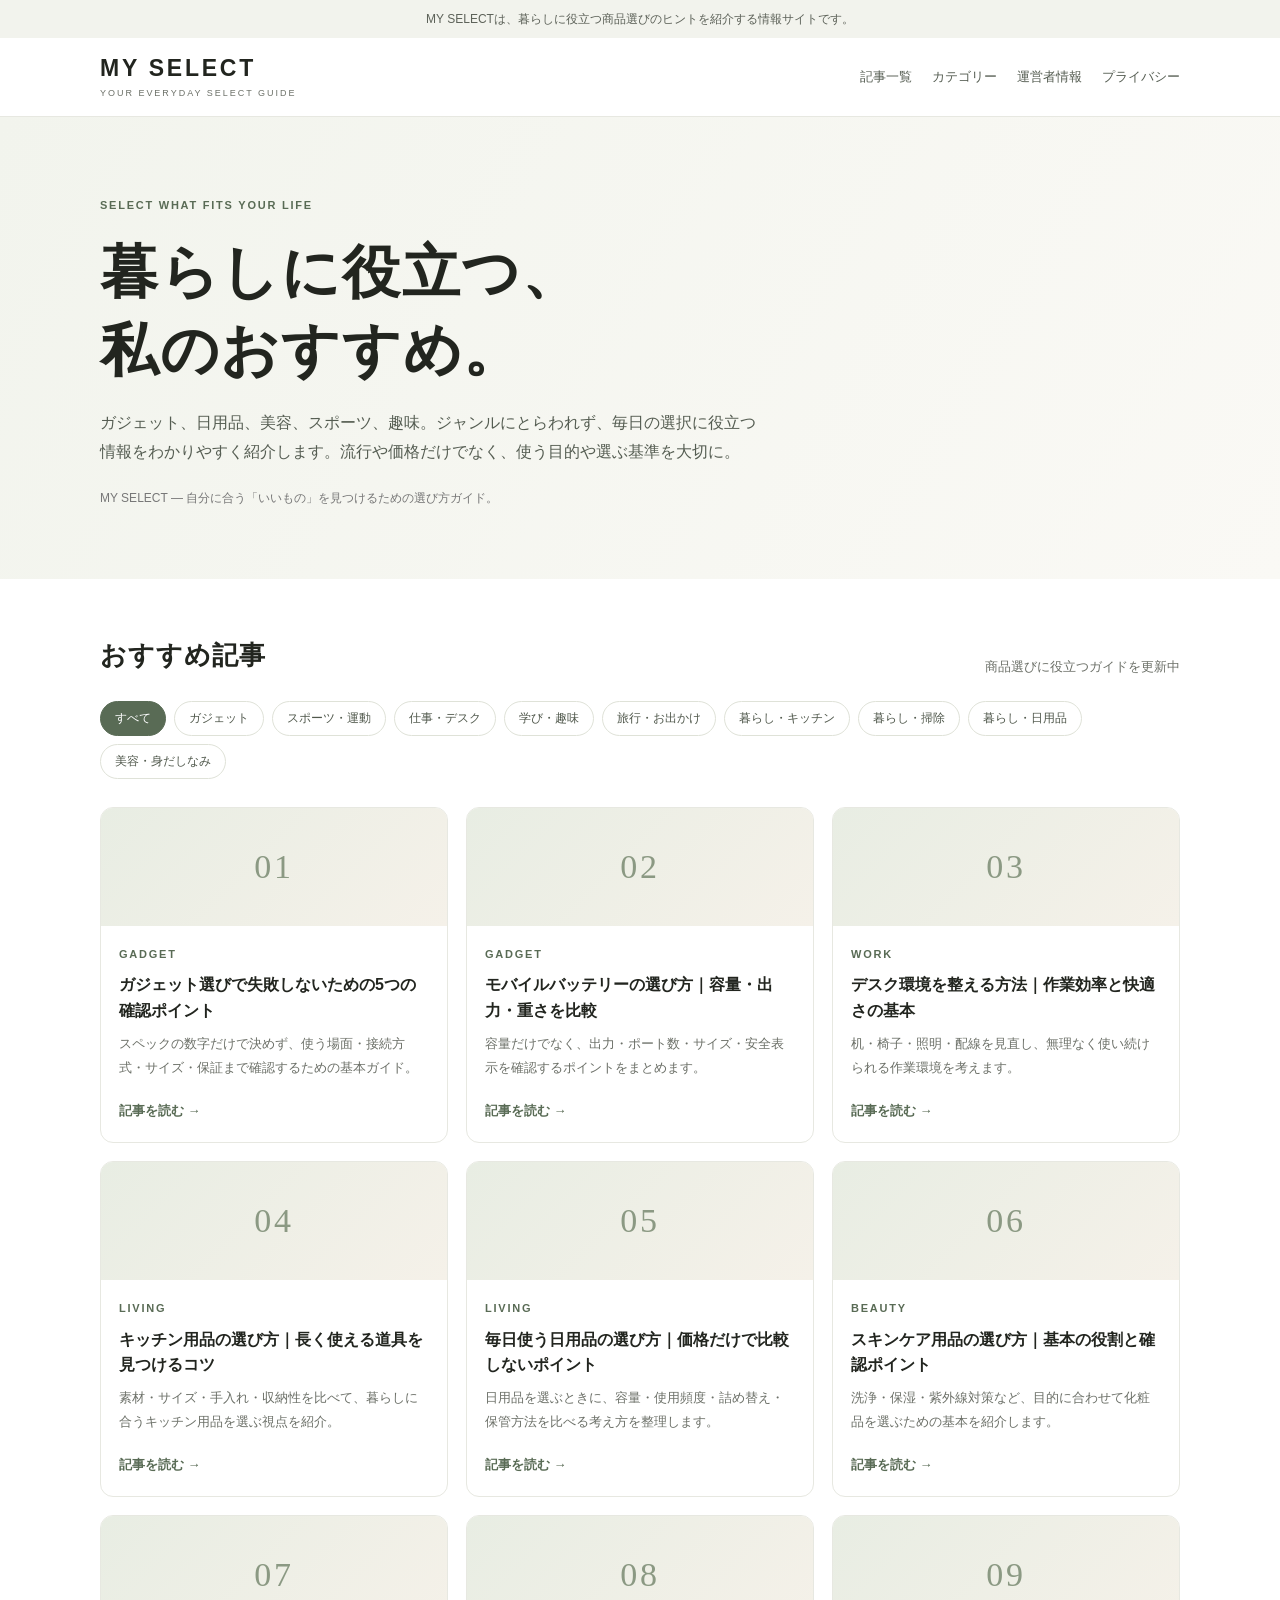
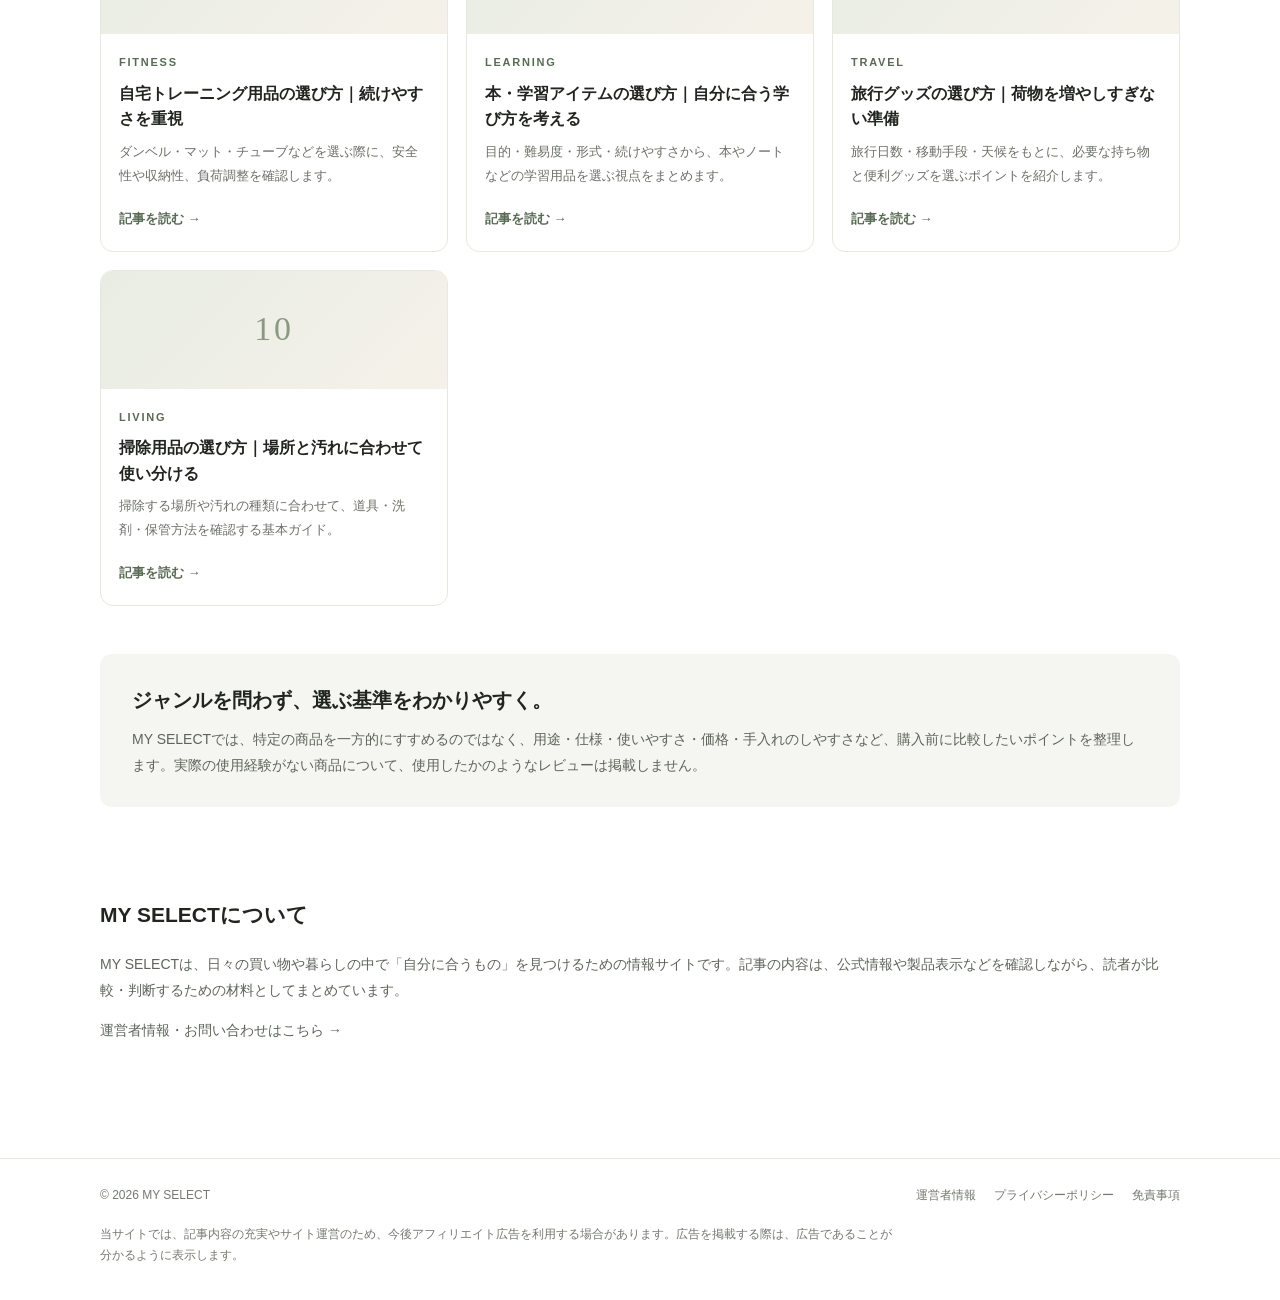
<file: index.html>
<!doctype html><html lang="ja"><head><meta charset="utf-8"><meta name="viewport" content="width=device-width, initial-scale=1"><meta name="description" content="MY SELECTは、ガジェット・暮らし・美容・運動・学びなど、幅広いジャンルの商品選びのヒントを紹介するサイトです。"><meta name="robots" content="index,follow"><title>MY SELECT｜暮らしに役立つ、私のおすすめ。</title><link rel="stylesheet" href="style.css"></head><body><div class="topnote">MY SELECTは、暮らしに役立つ商品選びのヒントを紹介する情報サイトです。</div><header><div class="container head"><a class="brand" href="index.html">MY SELECT<small>YOUR EVERYDAY SELECT GUIDE</small></a><nav><a href="index.html#articles">記事一覧</a><a href="index.html#categories">カテゴリー</a><a href="about.html">運営者情報</a><a href="privacy.html">プライバシー</a></nav></div></header><section class="hero"><div class="container hero-inner"><div class="kicker">SELECT WHAT FITS YOUR LIFE</div><h1>暮らしに役立つ、<br>私のおすすめ。</h1><p>ガジェット、日用品、美容、スポーツ、趣味。ジャンルにとらわれず、毎日の選択に役立つ情報をわかりやすく紹介します。流行や価格だけでなく、使う目的や選ぶ基準を大切に。</p><div class="hero-note">MY SELECT — 自分に合う「いいもの」を見つけるための選び方ガイド。</div></div></section><main class="container"><section id="articles"><div class="section-title"><h2>おすすめ記事</h2><p>商品選びに役立つガイドを更新中</p></div><div class="filters"><button class="filter active" data-filter="all">すべて</button><button class="filter" data-filter="ガジェット">ガジェット</button><button class="filter" data-filter="スポーツ・運動">スポーツ・運動</button><button class="filter" data-filter="仕事・デスク">仕事・デスク</button><button class="filter" data-filter="学び・趣味">学び・趣味</button><button class="filter" data-filter="旅行・お出かけ">旅行・お出かけ</button><button class="filter" data-filter="暮らし・キッチン">暮らし・キッチン</button><button class="filter" data-filter="暮らし・掃除">暮らし・掃除</button><button class="filter" data-filter="暮らし・日用品">暮らし・日用品</button><button class="filter" data-filter="美容・身だしなみ">美容・身だしなみ</button></div><div class="grid"><article class="card" data-category="ガジェット"><div class="art"><span>01</span></div><div class="card-content"><div class="category">GADGET</div><h3>ガジェット選びで失敗しないための5つの確認ポイント</h3><p>スペックの数字だけで決めず、使う場面・接続方式・サイズ・保証まで確認するための基本ガイド。</p><a class="read" href="guide-gadget.html">記事を読む →</a></div></article><article class="card" data-category="ガジェット"><div class="art"><span>02</span></div><div class="card-content"><div class="category">GADGET</div><h3>モバイルバッテリーの選び方｜容量・出力・重さを比較</h3><p>容量だけでなく、出力・ポート数・サイズ・安全表示を確認するポイントをまとめます。</p><a class="read" href="guide-powerbank.html">記事を読む →</a></div></article><article class="card" data-category="仕事・デスク"><div class="art"><span>03</span></div><div class="card-content"><div class="category">WORK</div><h3>デスク環境を整える方法｜作業効率と快適さの基本</h3><p>机・椅子・照明・配線を見直し、無理なく使い続けられる作業環境を考えます。</p><a class="read" href="guide-desk.html">記事を読む →</a></div></article><article class="card" data-category="暮らし・キッチン"><div class="art"><span>04</span></div><div class="card-content"><div class="category">LIVING</div><h3>キッチン用品の選び方｜長く使える道具を見つけるコツ</h3><p>素材・サイズ・手入れ・収納性を比べて、暮らしに合うキッチン用品を選ぶ視点を紹介。</p><a class="read" href="guide-kitchen.html">記事を読む →</a></div></article><article class="card" data-category="暮らし・日用品"><div class="art"><span>05</span></div><div class="card-content"><div class="category">LIVING</div><h3>毎日使う日用品の選び方｜価格だけで比較しないポイント</h3><p>日用品を選ぶときに、容量・使用頻度・詰め替え・保管方法を比べる考え方を整理します。</p><a class="read" href="guide-laundry.html">記事を読む →</a></div></article><article class="card" data-category="美容・身だしなみ"><div class="art"><span>06</span></div><div class="card-content"><div class="category">BEAUTY</div><h3>スキンケア用品の選び方｜基本の役割と確認ポイント</h3><p>洗浄・保湿・紫外線対策など、目的に合わせて化粧品を選ぶための基本を紹介します。</p><a class="read" href="guide-skincare.html">記事を読む →</a></div></article><article class="card" data-category="スポーツ・運動"><div class="art"><span>07</span></div><div class="card-content"><div class="category">FITNESS</div><h3>自宅トレーニング用品の選び方｜続けやすさを重視</h3><p>ダンベル・マット・チューブなどを選ぶ際に、安全性や収納性、負荷調整を確認します。</p><a class="read" href="guide-fitness.html">記事を読む →</a></div></article><article class="card" data-category="学び・趣味"><div class="art"><span>08</span></div><div class="card-content"><div class="category">LEARNING</div><h3>本・学習アイテムの選び方｜自分に合う学び方を考える</h3><p>目的・難易度・形式・続けやすさから、本やノートなどの学習用品を選ぶ視点をまとめます。</p><a class="read" href="guide-books.html">記事を読む →</a></div></article><article class="card" data-category="旅行・お出かけ"><div class="art"><span>09</span></div><div class="card-content"><div class="category">TRAVEL</div><h3>旅行グッズの選び方｜荷物を増やしすぎない準備</h3><p>旅行日数・移動手段・天候をもとに、必要な持ち物と便利グッズを選ぶポイントを紹介します。</p><a class="read" href="guide-travel.html">記事を読む →</a></div></article><article class="card" data-category="暮らし・掃除"><div class="art"><span>10</span></div><div class="card-content"><div class="category">LIVING</div><h3>掃除用品の選び方｜場所と汚れに合わせて使い分ける</h3><p>掃除する場所や汚れの種類に合わせて、道具・洗剤・保管方法を確認する基本ガイド。</p><a class="read" href="guide-cleaning.html">記事を読む →</a></div></article></div></section><section class="callout" id="categories"><h2>ジャンルを問わず、選ぶ基準をわかりやすく。</h2><p>MY SELECTでは、特定の商品を一方的にすすめるのではなく、用途・仕様・使いやすさ・価格・手入れのしやすさなど、購入前に比較したいポイントを整理します。実際の使用経験がない商品について、使用したかのようなレビューは掲載しません。</p></section><section class="about"><h2>MY SELECTについて</h2><p>MY SELECTは、日々の買い物や暮らしの中で「自分に合うもの」を見つけるための情報サイトです。記事の内容は、公式情報や製品表示などを確認しながら、読者が比較・判断するための材料としてまとめています。</p><p><a href="about.html">運営者情報・お問い合わせはこちら →</a></p></section></main><footer><div class="container"><div class="foot"><div>© 2026 MY SELECT</div><div class="foot-links"><a href="about.html">運営者情報</a><a href="privacy.html">プライバシーポリシー</a><a href="disclaimer.html">免責事項</a></div></div><div class="disclosure">当サイトでは、記事内容の充実やサイト運営のため、今後アフィリエイト広告を利用する場合があります。広告を掲載する際は、広告であることが分かるように表示します。</div></div></footer><script>document.querySelectorAll('.filter').forEach(button=>button.addEventListener('click',()=>{document.querySelectorAll('.filter').forEach(b=>b.classList.remove('active'));button.classList.add('active');const f=button.dataset.filter;document.querySelectorAll('.card').forEach(card=>card.hidden=!(f==='all'||card.dataset.category===f));}));</script></body></html>
</file>
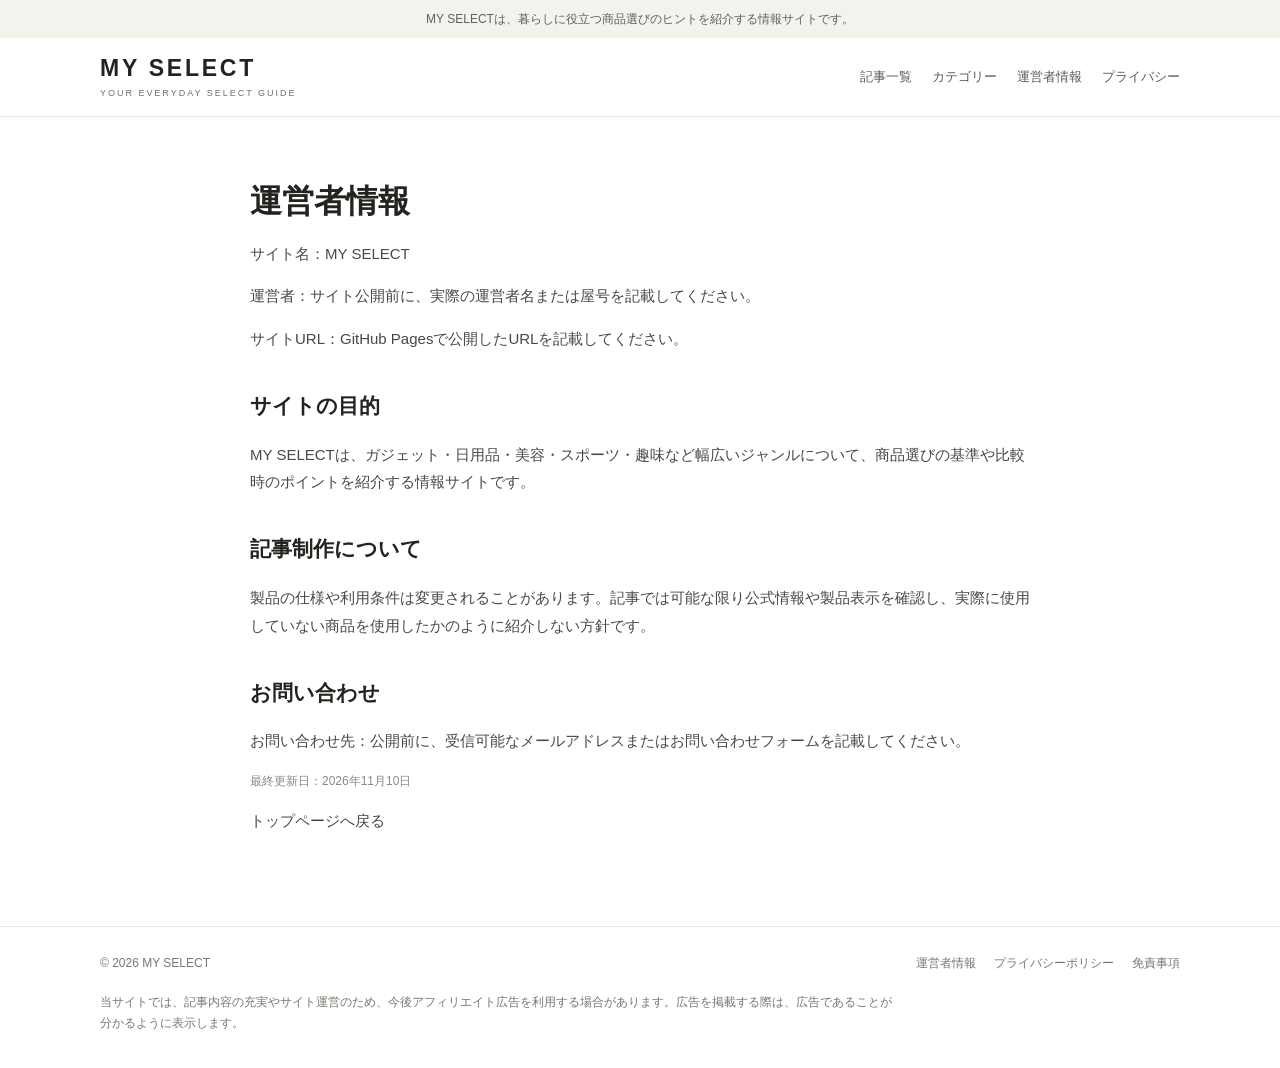
<file: about.html>
<!doctype html><html lang="ja"><head><meta charset="utf-8"><meta name="viewport" content="width=device-width, initial-scale=1"><title>運営者情報｜MY SELECT</title><link rel="stylesheet" href="style.css"></head><body><div class="topnote">MY SELECTは、暮らしに役立つ商品選びのヒントを紹介する情報サイトです。</div><header><div class="container head"><a class="brand" href="index.html">MY SELECT<small>YOUR EVERYDAY SELECT GUIDE</small></a><nav><a href="index.html#articles">記事一覧</a><a href="index.html#categories">カテゴリー</a><a href="about.html">運営者情報</a><a href="privacy.html">プライバシー</a></nav></div></header><main class="container"><article class="page"><h1>運営者情報</h1><p>サイト名：MY SELECT</p><p>運営者：サイト公開前に、実際の運営者名または屋号を記載してください。</p><p>サイトURL：GitHub Pagesで公開したURLを記載してください。</p><h2>サイトの目的</h2><p>MY SELECTは、ガジェット・日用品・美容・スポーツ・趣味など幅広いジャンルについて、商品選びの基準や比較時のポイントを紹介する情報サイトです。</p><h2>記事制作について</h2><p>製品の仕様や利用条件は変更されることがあります。記事では可能な限り公式情報や製品表示を確認し、実際に使用していない商品を使用したかのように紹介しない方針です。</p><h2>お問い合わせ</h2><p>お問い合わせ先：公開前に、受信可能なメールアドレスまたはお問い合わせフォームを記載してください。</p><p class="meta">最終更新日：2026年11月10日</p><p><a href="index.html">トップページへ戻る</a></p></article></main><footer><div class="container"><div class="foot"><div>© 2026 MY SELECT</div><div class="foot-links"><a href="about.html">運営者情報</a><a href="privacy.html">プライバシーポリシー</a><a href="disclaimer.html">免責事項</a></div></div><div class="disclosure">当サイトでは、記事内容の充実やサイト運営のため、今後アフィリエイト広告を利用する場合があります。広告を掲載する際は、広告であることが分かるように表示します。</div></div></footer></body></html>
</file>
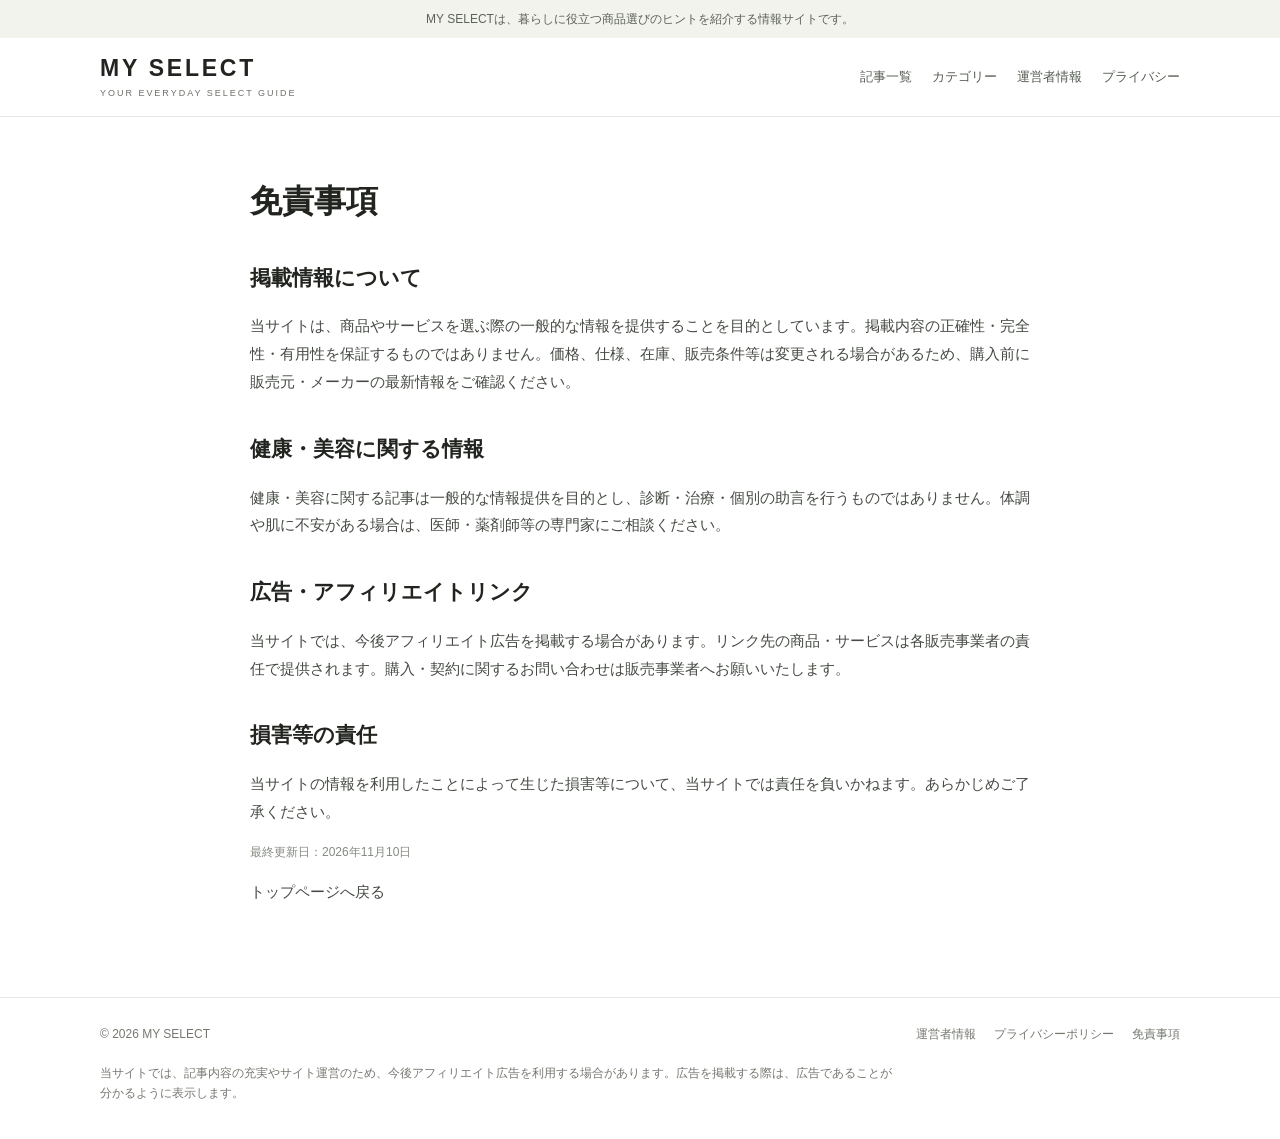
<file: disclaimer.html>
<!doctype html><html lang="ja"><head><meta charset="utf-8"><meta name="viewport" content="width=device-width, initial-scale=1"><title>免責事項｜MY SELECT</title><link rel="stylesheet" href="style.css"></head><body><div class="topnote">MY SELECTは、暮らしに役立つ商品選びのヒントを紹介する情報サイトです。</div><header><div class="container head"><a class="brand" href="index.html">MY SELECT<small>YOUR EVERYDAY SELECT GUIDE</small></a><nav><a href="index.html#articles">記事一覧</a><a href="index.html#categories">カテゴリー</a><a href="about.html">運営者情報</a><a href="privacy.html">プライバシー</a></nav></div></header><main class="container"><article class="page"><h1>免責事項</h1><h2>掲載情報について</h2><p>当サイトは、商品やサービスを選ぶ際の一般的な情報を提供することを目的としています。掲載内容の正確性・完全性・有用性を保証するものではありません。価格、仕様、在庫、販売条件等は変更される場合があるため、購入前に販売元・メーカーの最新情報をご確認ください。</p><h2>健康・美容に関する情報</h2><p>健康・美容に関する記事は一般的な情報提供を目的とし、診断・治療・個別の助言を行うものではありません。体調や肌に不安がある場合は、医師・薬剤師等の専門家にご相談ください。</p><h2>広告・アフィリエイトリンク</h2><p>当サイトでは、今後アフィリエイト広告を掲載する場合があります。リンク先の商品・サービスは各販売事業者の責任で提供されます。購入・契約に関するお問い合わせは販売事業者へお願いいたします。</p><h2>損害等の責任</h2><p>当サイトの情報を利用したことによって生じた損害等について、当サイトでは責任を負いかねます。あらかじめご了承ください。</p><p class="meta">最終更新日：2026年11月10日</p><p><a href="index.html">トップページへ戻る</a></p></article></main><footer><div class="container"><div class="foot"><div>© 2026 MY SELECT</div><div class="foot-links"><a href="about.html">運営者情報</a><a href="privacy.html">プライバシーポリシー</a><a href="disclaimer.html">免責事項</a></div></div><div class="disclosure">当サイトでは、記事内容の充実やサイト運営のため、今後アフィリエイト広告を利用する場合があります。広告を掲載する際は、広告であることが分かるように表示します。</div></div></footer></body></html>
</file>
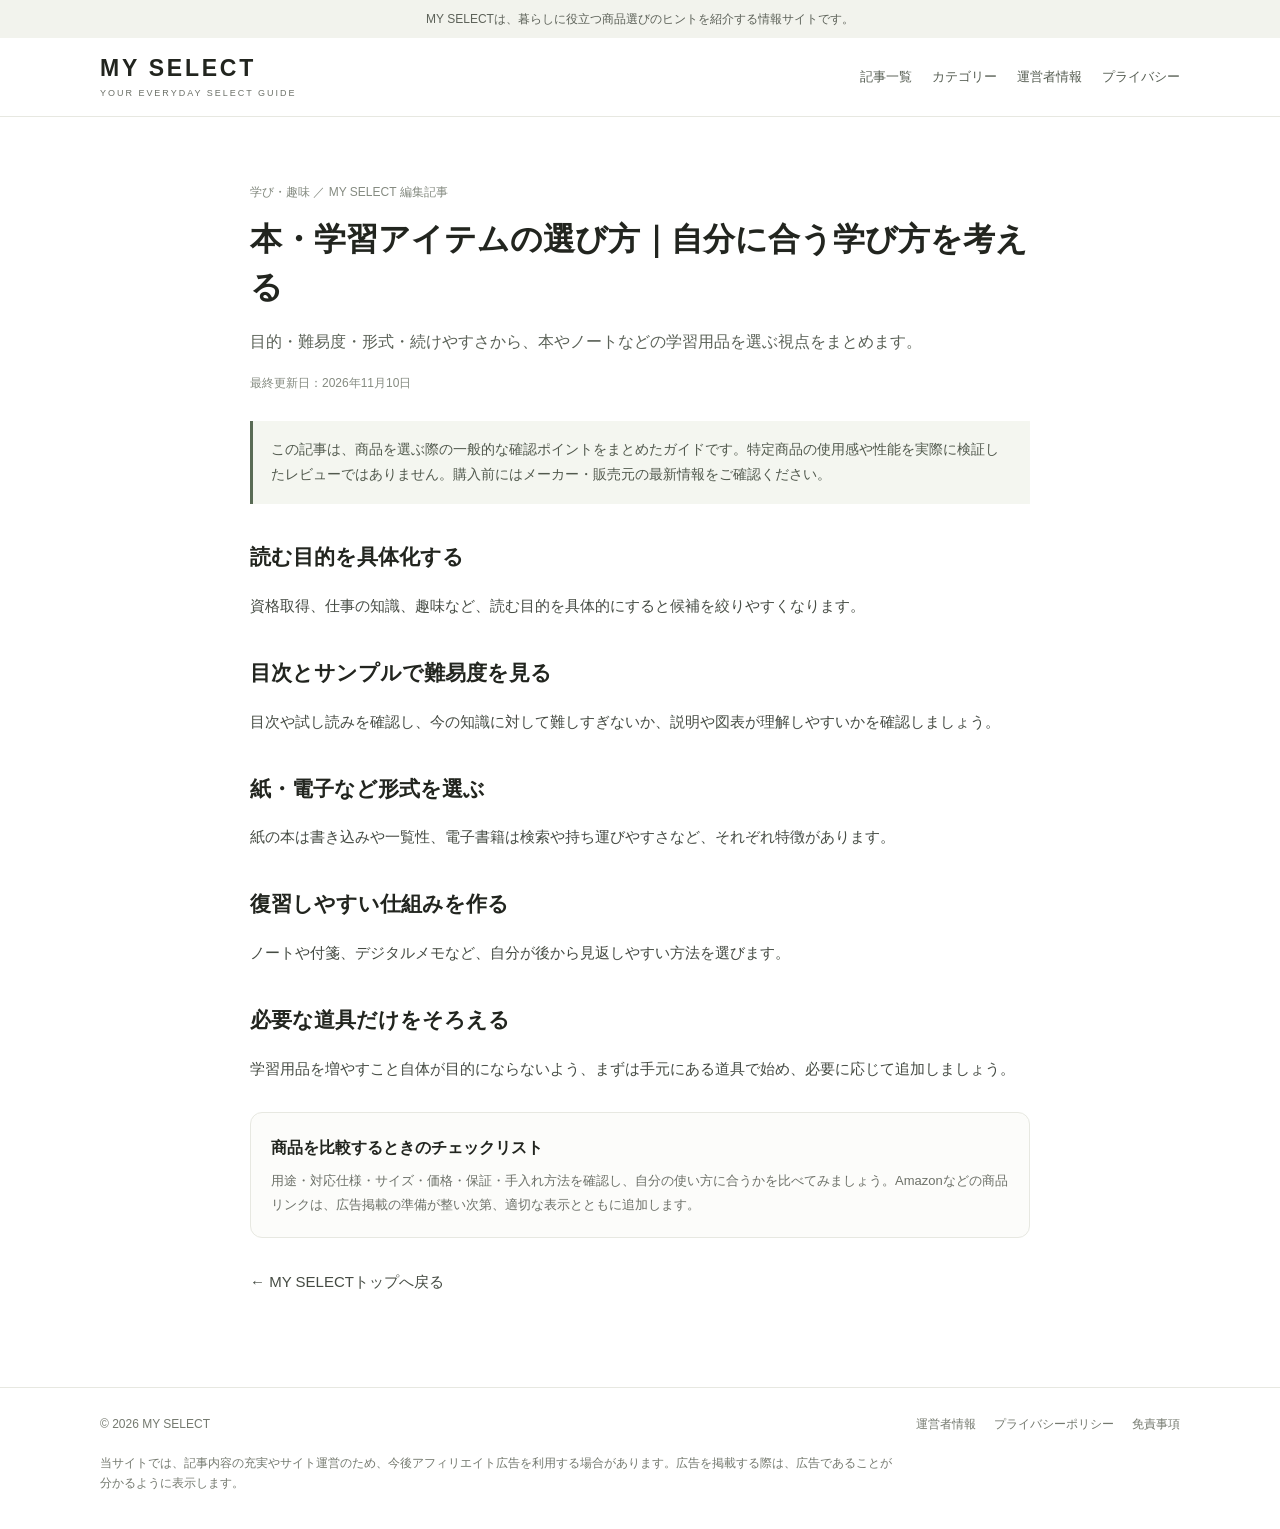
<file: guide-books.html>
<!doctype html><html lang="ja"><head><meta charset="utf-8"><meta name="viewport" content="width=device-width, initial-scale=1"><meta name="description" content="目的・難易度・形式・続けやすさから、本やノートなどの学習用品を選ぶ視点をまとめます。"><title>本・学習アイテムの選び方｜自分に合う学び方を考える｜MY SELECT</title><link rel="stylesheet" href="style.css"></head><body><div class="topnote">MY SELECTは、暮らしに役立つ商品選びのヒントを紹介する情報サイトです。</div><header><div class="container head"><a class="brand" href="index.html">MY SELECT<small>YOUR EVERYDAY SELECT GUIDE</small></a><nav><a href="index.html#articles">記事一覧</a><a href="index.html#categories">カテゴリー</a><a href="about.html">運営者情報</a><a href="privacy.html">プライバシー</a></nav></div></header><main class="container"><article class="page"><p class="meta">学び・趣味 ／ MY SELECT 編集記事</p><h1>本・学習アイテムの選び方｜自分に合う学び方を考える</h1><p class="lead">目的・難易度・形式・続けやすさから、本やノートなどの学習用品を選ぶ視点をまとめます。</p><p class="meta">最終更新日：2026年11月10日</p><div class="tip">この記事は、商品を選ぶ際の一般的な確認ポイントをまとめたガイドです。特定商品の使用感や性能を実際に検証したレビューではありません。購入前にはメーカー・販売元の最新情報をご確認ください。</div><h2>読む目的を具体化する</h2><p>資格取得、仕事の知識、趣味など、読む目的を具体的にすると候補を絞りやすくなります。</p><h2>目次とサンプルで難易度を見る</h2><p>目次や試し読みを確認し、今の知識に対して難しすぎないか、説明や図表が理解しやすいかを確認しましょう。</p><h2>紙・電子など形式を選ぶ</h2><p>紙の本は書き込みや一覧性、電子書籍は検索や持ち運びやすさなど、それぞれ特徴があります。</p><h2>復習しやすい仕組みを作る</h2><p>ノートや付箋、デジタルメモなど、自分が後から見返しやすい方法を選びます。</p><h2>必要な道具だけをそろえる</h2><p>学習用品を増やすこと自体が目的にならないよう、まずは手元にある道具で始め、必要に応じて追加しましょう。</p><div class="article-cta"><strong>商品を比較するときのチェックリスト</strong><p>用途・対応仕様・サイズ・価格・保証・手入れ方法を確認し、自分の使い方に合うかを比べてみましょう。Amazonなどの商品リンクは、広告掲載の準備が整い次第、適切な表示とともに追加します。</p></div><p><a href="index.html">← MY SELECTトップへ戻る</a></p></article></main><footer><div class="container"><div class="foot"><div>© 2026 MY SELECT</div><div class="foot-links"><a href="about.html">運営者情報</a><a href="privacy.html">プライバシーポリシー</a><a href="disclaimer.html">免責事項</a></div></div><div class="disclosure">当サイトでは、記事内容の充実やサイト運営のため、今後アフィリエイト広告を利用する場合があります。広告を掲載する際は、広告であることが分かるように表示します。</div></div></footer></body></html>
</file>
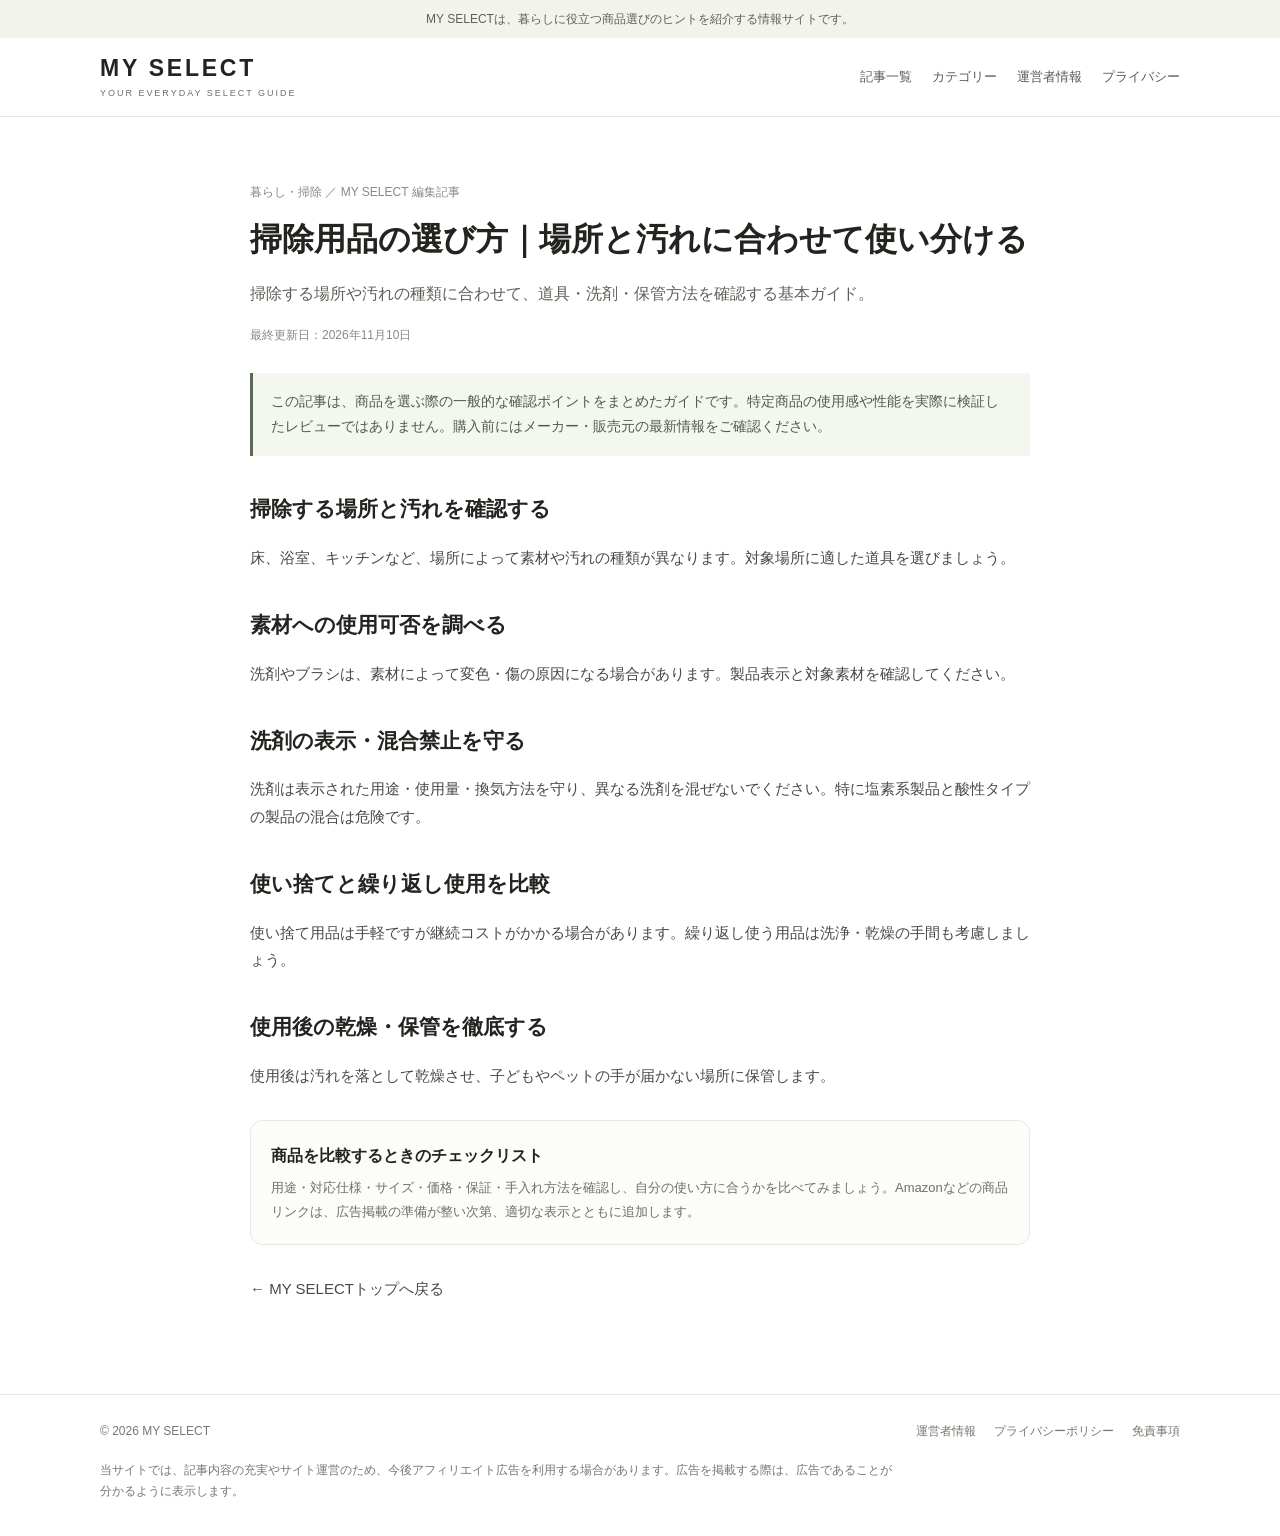
<file: guide-cleaning.html>
<!doctype html><html lang="ja"><head><meta charset="utf-8"><meta name="viewport" content="width=device-width, initial-scale=1"><meta name="description" content="掃除する場所や汚れの種類に合わせて、道具・洗剤・保管方法を確認する基本ガイド。"><title>掃除用品の選び方｜場所と汚れに合わせて使い分ける｜MY SELECT</title><link rel="stylesheet" href="style.css"></head><body><div class="topnote">MY SELECTは、暮らしに役立つ商品選びのヒントを紹介する情報サイトです。</div><header><div class="container head"><a class="brand" href="index.html">MY SELECT<small>YOUR EVERYDAY SELECT GUIDE</small></a><nav><a href="index.html#articles">記事一覧</a><a href="index.html#categories">カテゴリー</a><a href="about.html">運営者情報</a><a href="privacy.html">プライバシー</a></nav></div></header><main class="container"><article class="page"><p class="meta">暮らし・掃除 ／ MY SELECT 編集記事</p><h1>掃除用品の選び方｜場所と汚れに合わせて使い分ける</h1><p class="lead">掃除する場所や汚れの種類に合わせて、道具・洗剤・保管方法を確認する基本ガイド。</p><p class="meta">最終更新日：2026年11月10日</p><div class="tip">この記事は、商品を選ぶ際の一般的な確認ポイントをまとめたガイドです。特定商品の使用感や性能を実際に検証したレビューではありません。購入前にはメーカー・販売元の最新情報をご確認ください。</div><h2>掃除する場所と汚れを確認する</h2><p>床、浴室、キッチンなど、場所によって素材や汚れの種類が異なります。対象場所に適した道具を選びましょう。</p><h2>素材への使用可否を調べる</h2><p>洗剤やブラシは、素材によって変色・傷の原因になる場合があります。製品表示と対象素材を確認してください。</p><h2>洗剤の表示・混合禁止を守る</h2><p>洗剤は表示された用途・使用量・換気方法を守り、異なる洗剤を混ぜないでください。特に塩素系製品と酸性タイプの製品の混合は危険です。</p><h2>使い捨てと繰り返し使用を比較</h2><p>使い捨て用品は手軽ですが継続コストがかかる場合があります。繰り返し使う用品は洗浄・乾燥の手間も考慮しましょう。</p><h2>使用後の乾燥・保管を徹底する</h2><p>使用後は汚れを落として乾燥させ、子どもやペットの手が届かない場所に保管します。</p><div class="article-cta"><strong>商品を比較するときのチェックリスト</strong><p>用途・対応仕様・サイズ・価格・保証・手入れ方法を確認し、自分の使い方に合うかを比べてみましょう。Amazonなどの商品リンクは、広告掲載の準備が整い次第、適切な表示とともに追加します。</p></div><p><a href="index.html">← MY SELECTトップへ戻る</a></p></article></main><footer><div class="container"><div class="foot"><div>© 2026 MY SELECT</div><div class="foot-links"><a href="about.html">運営者情報</a><a href="privacy.html">プライバシーポリシー</a><a href="disclaimer.html">免責事項</a></div></div><div class="disclosure">当サイトでは、記事内容の充実やサイト運営のため、今後アフィリエイト広告を利用する場合があります。広告を掲載する際は、広告であることが分かるように表示します。</div></div></footer></body></html>
</file>
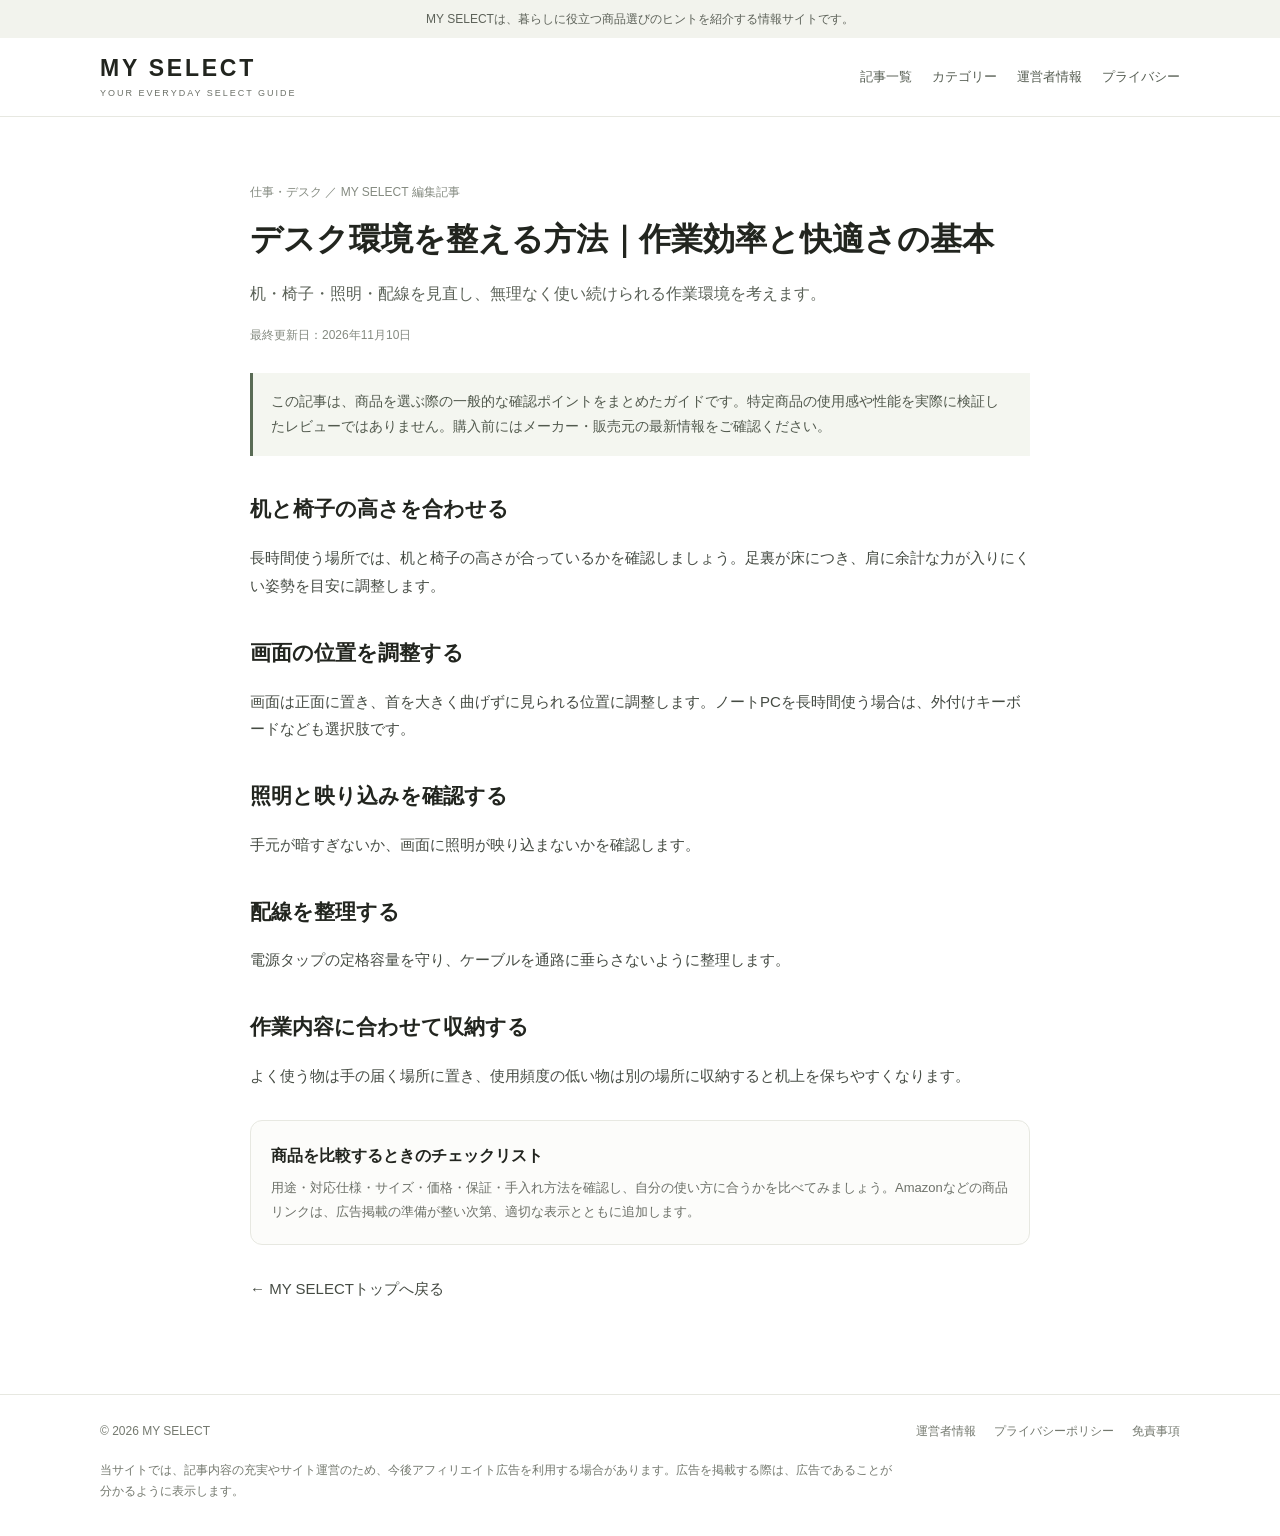
<file: guide-desk.html>
<!doctype html><html lang="ja"><head><meta charset="utf-8"><meta name="viewport" content="width=device-width, initial-scale=1"><meta name="description" content="机・椅子・照明・配線を見直し、無理なく使い続けられる作業環境を考えます。"><title>デスク環境を整える方法｜作業効率と快適さの基本｜MY SELECT</title><link rel="stylesheet" href="style.css"></head><body><div class="topnote">MY SELECTは、暮らしに役立つ商品選びのヒントを紹介する情報サイトです。</div><header><div class="container head"><a class="brand" href="index.html">MY SELECT<small>YOUR EVERYDAY SELECT GUIDE</small></a><nav><a href="index.html#articles">記事一覧</a><a href="index.html#categories">カテゴリー</a><a href="about.html">運営者情報</a><a href="privacy.html">プライバシー</a></nav></div></header><main class="container"><article class="page"><p class="meta">仕事・デスク ／ MY SELECT 編集記事</p><h1>デスク環境を整える方法｜作業効率と快適さの基本</h1><p class="lead">机・椅子・照明・配線を見直し、無理なく使い続けられる作業環境を考えます。</p><p class="meta">最終更新日：2026年11月10日</p><div class="tip">この記事は、商品を選ぶ際の一般的な確認ポイントをまとめたガイドです。特定商品の使用感や性能を実際に検証したレビューではありません。購入前にはメーカー・販売元の最新情報をご確認ください。</div><h2>机と椅子の高さを合わせる</h2><p>長時間使う場所では、机と椅子の高さが合っているかを確認しましょう。足裏が床につき、肩に余計な力が入りにくい姿勢を目安に調整します。</p><h2>画面の位置を調整する</h2><p>画面は正面に置き、首を大きく曲げずに見られる位置に調整します。ノートPCを長時間使う場合は、外付けキーボードなども選択肢です。</p><h2>照明と映り込みを確認する</h2><p>手元が暗すぎないか、画面に照明が映り込まないかを確認します。</p><h2>配線を整理する</h2><p>電源タップの定格容量を守り、ケーブルを通路に垂らさないように整理します。</p><h2>作業内容に合わせて収納する</h2><p>よく使う物は手の届く場所に置き、使用頻度の低い物は別の場所に収納すると机上を保ちやすくなります。</p><div class="article-cta"><strong>商品を比較するときのチェックリスト</strong><p>用途・対応仕様・サイズ・価格・保証・手入れ方法を確認し、自分の使い方に合うかを比べてみましょう。Amazonなどの商品リンクは、広告掲載の準備が整い次第、適切な表示とともに追加します。</p></div><p><a href="index.html">← MY SELECTトップへ戻る</a></p></article></main><footer><div class="container"><div class="foot"><div>© 2026 MY SELECT</div><div class="foot-links"><a href="about.html">運営者情報</a><a href="privacy.html">プライバシーポリシー</a><a href="disclaimer.html">免責事項</a></div></div><div class="disclosure">当サイトでは、記事内容の充実やサイト運営のため、今後アフィリエイト広告を利用する場合があります。広告を掲載する際は、広告であることが分かるように表示します。</div></div></footer></body></html>
</file>
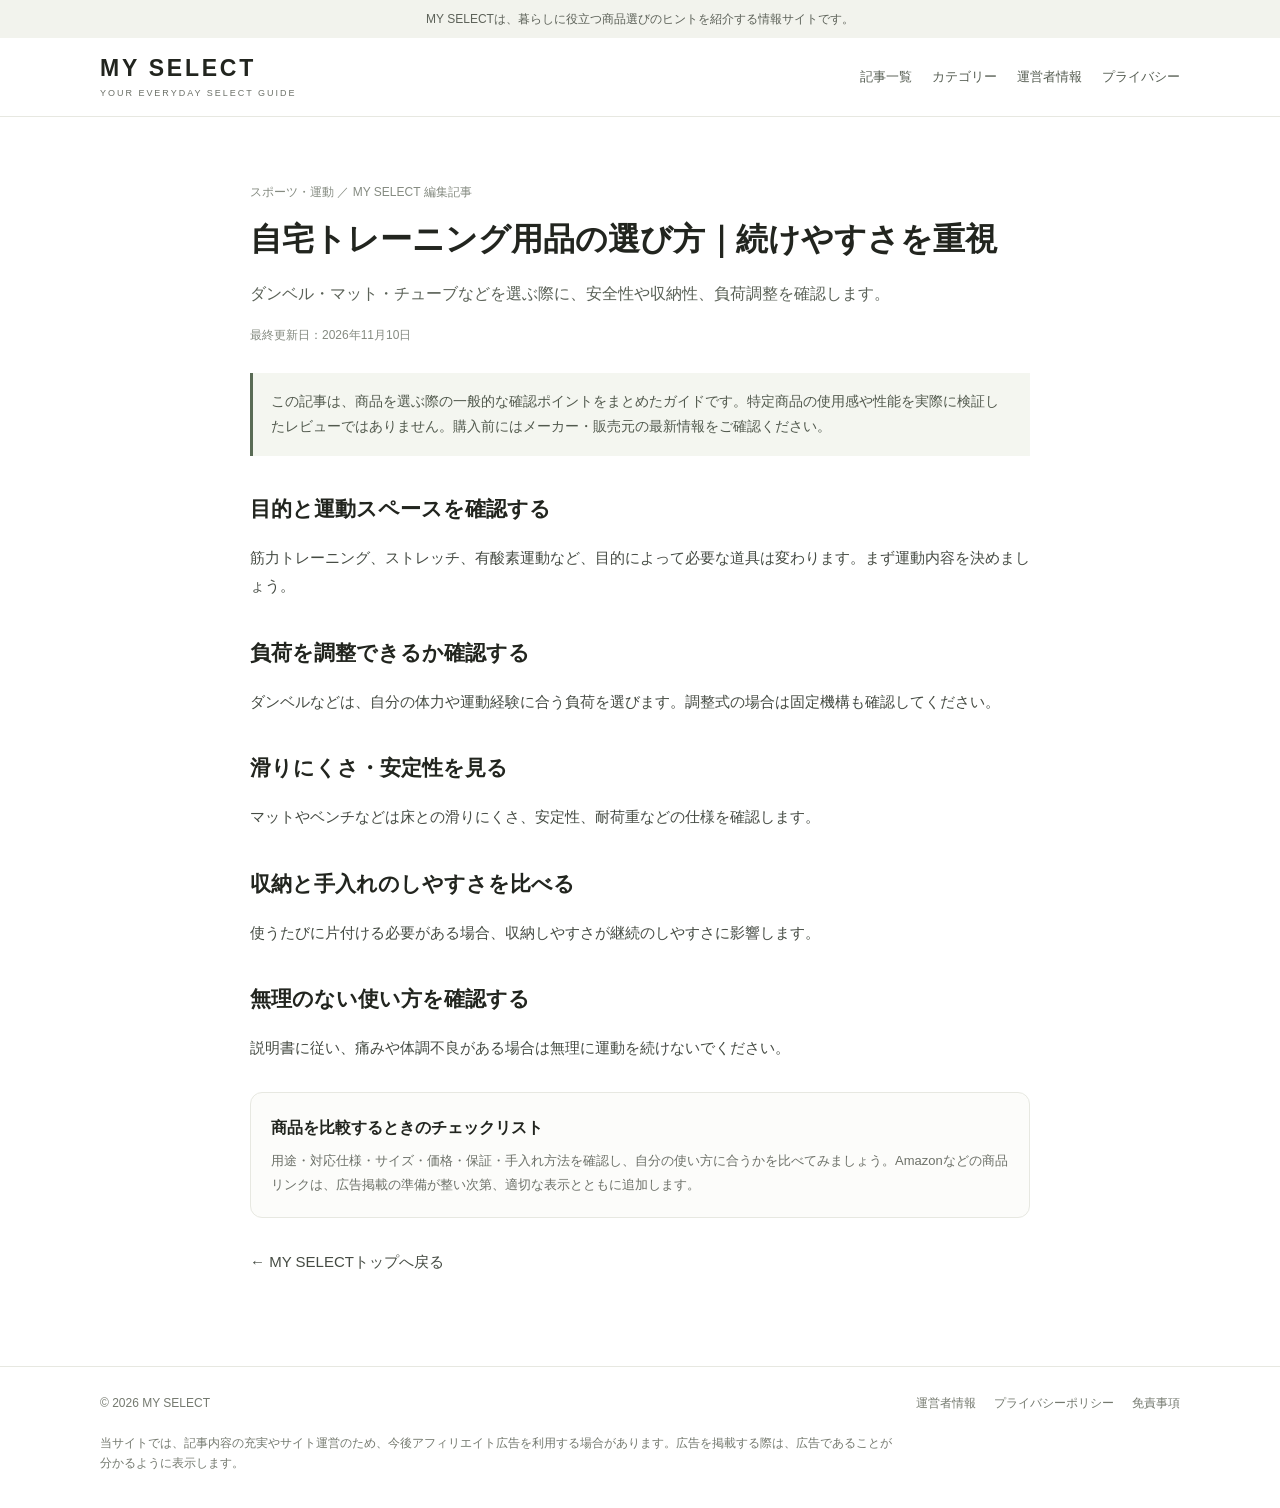
<file: guide-fitness.html>
<!doctype html><html lang="ja"><head><meta charset="utf-8"><meta name="viewport" content="width=device-width, initial-scale=1"><meta name="description" content="ダンベル・マット・チューブなどを選ぶ際に、安全性や収納性、負荷調整を確認します。"><title>自宅トレーニング用品の選び方｜続けやすさを重視｜MY SELECT</title><link rel="stylesheet" href="style.css"></head><body><div class="topnote">MY SELECTは、暮らしに役立つ商品選びのヒントを紹介する情報サイトです。</div><header><div class="container head"><a class="brand" href="index.html">MY SELECT<small>YOUR EVERYDAY SELECT GUIDE</small></a><nav><a href="index.html#articles">記事一覧</a><a href="index.html#categories">カテゴリー</a><a href="about.html">運営者情報</a><a href="privacy.html">プライバシー</a></nav></div></header><main class="container"><article class="page"><p class="meta">スポーツ・運動 ／ MY SELECT 編集記事</p><h1>自宅トレーニング用品の選び方｜続けやすさを重視</h1><p class="lead">ダンベル・マット・チューブなどを選ぶ際に、安全性や収納性、負荷調整を確認します。</p><p class="meta">最終更新日：2026年11月10日</p><div class="tip">この記事は、商品を選ぶ際の一般的な確認ポイントをまとめたガイドです。特定商品の使用感や性能を実際に検証したレビューではありません。購入前にはメーカー・販売元の最新情報をご確認ください。</div><h2>目的と運動スペースを確認する</h2><p>筋力トレーニング、ストレッチ、有酸素運動など、目的によって必要な道具は変わります。まず運動内容を決めましょう。</p><h2>負荷を調整できるか確認する</h2><p>ダンベルなどは、自分の体力や運動経験に合う負荷を選びます。調整式の場合は固定機構も確認してください。</p><h2>滑りにくさ・安定性を見る</h2><p>マットやベンチなどは床との滑りにくさ、安定性、耐荷重などの仕様を確認します。</p><h2>収納と手入れのしやすさを比べる</h2><p>使うたびに片付ける必要がある場合、収納しやすさが継続のしやすさに影響します。</p><h2>無理のない使い方を確認する</h2><p>説明書に従い、痛みや体調不良がある場合は無理に運動を続けないでください。</p><div class="article-cta"><strong>商品を比較するときのチェックリスト</strong><p>用途・対応仕様・サイズ・価格・保証・手入れ方法を確認し、自分の使い方に合うかを比べてみましょう。Amazonなどの商品リンクは、広告掲載の準備が整い次第、適切な表示とともに追加します。</p></div><p><a href="index.html">← MY SELECTトップへ戻る</a></p></article></main><footer><div class="container"><div class="foot"><div>© 2026 MY SELECT</div><div class="foot-links"><a href="about.html">運営者情報</a><a href="privacy.html">プライバシーポリシー</a><a href="disclaimer.html">免責事項</a></div></div><div class="disclosure">当サイトでは、記事内容の充実やサイト運営のため、今後アフィリエイト広告を利用する場合があります。広告を掲載する際は、広告であることが分かるように表示します。</div></div></footer></body></html>
</file>
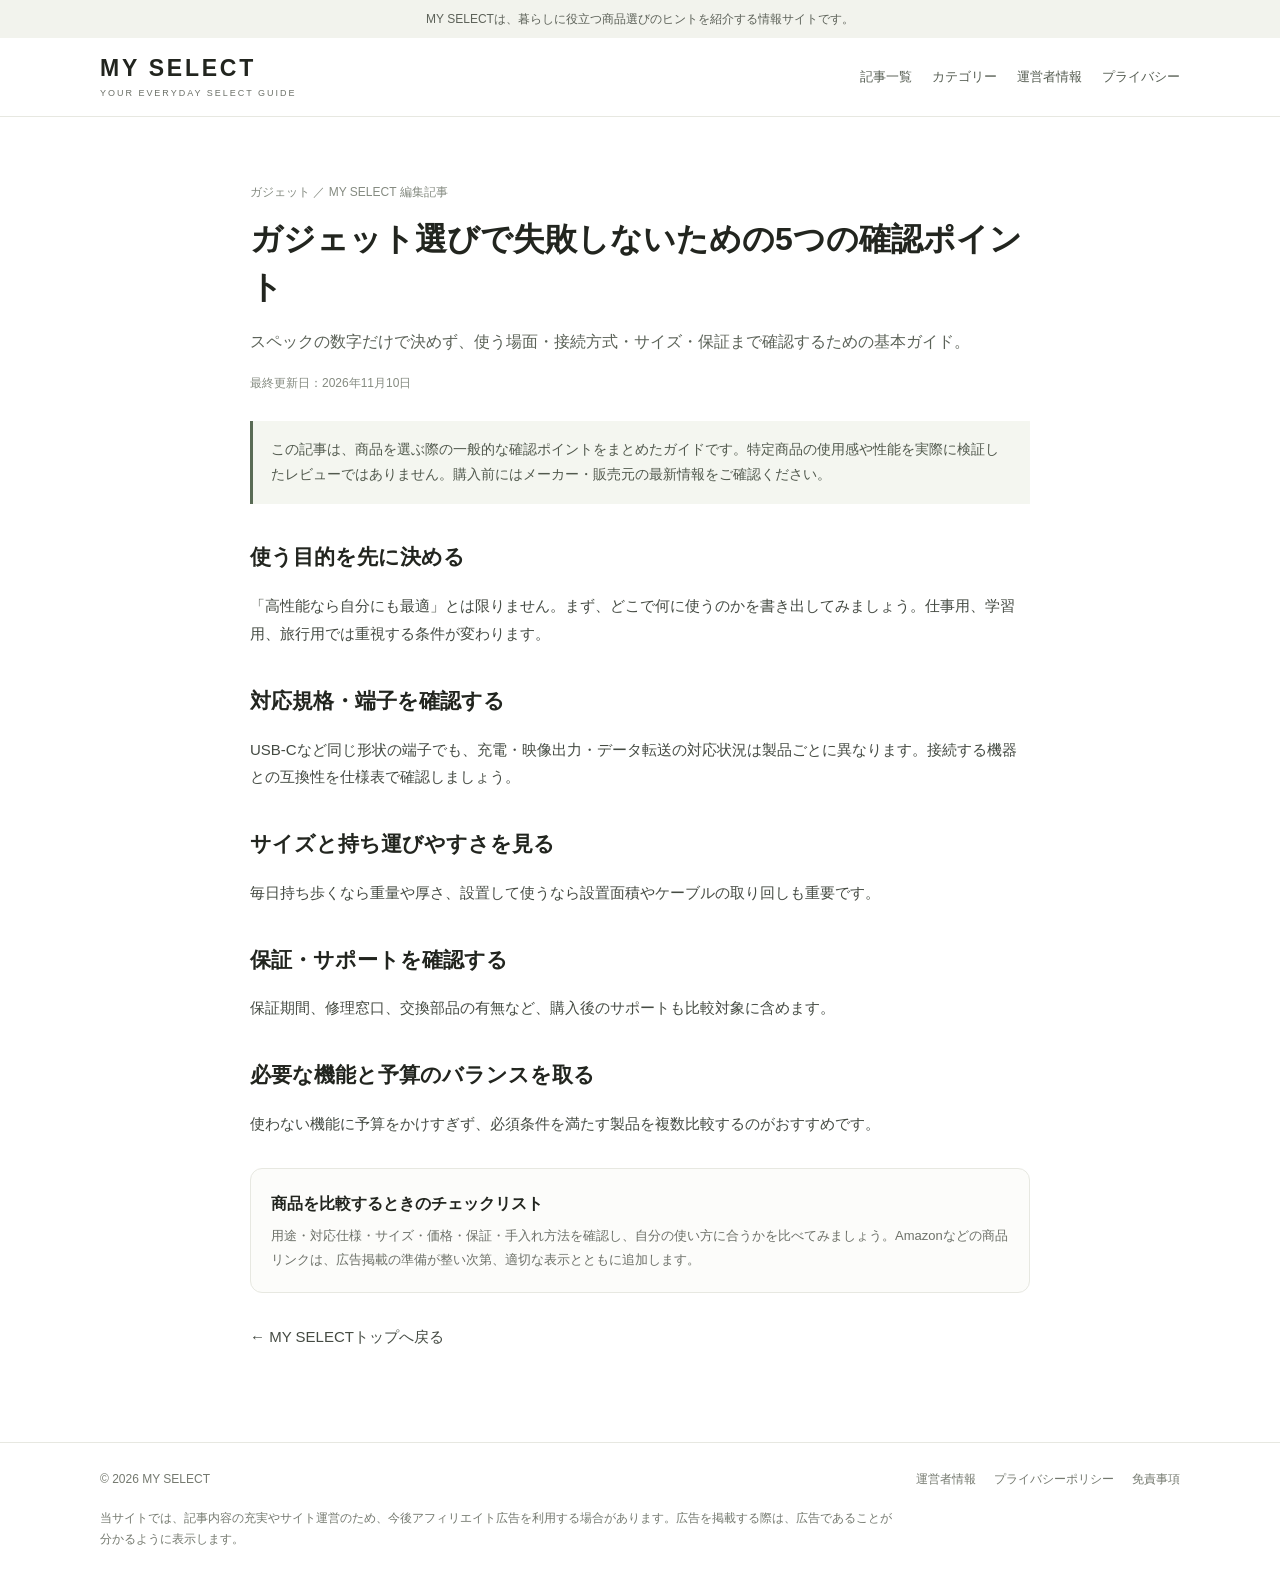
<file: guide-gadget.html>
<!doctype html><html lang="ja"><head><meta charset="utf-8"><meta name="viewport" content="width=device-width, initial-scale=1"><meta name="description" content="スペックの数字だけで決めず、使う場面・接続方式・サイズ・保証まで確認するための基本ガイド。"><title>ガジェット選びで失敗しないための5つの確認ポイント｜MY SELECT</title><link rel="stylesheet" href="style.css"></head><body><div class="topnote">MY SELECTは、暮らしに役立つ商品選びのヒントを紹介する情報サイトです。</div><header><div class="container head"><a class="brand" href="index.html">MY SELECT<small>YOUR EVERYDAY SELECT GUIDE</small></a><nav><a href="index.html#articles">記事一覧</a><a href="index.html#categories">カテゴリー</a><a href="about.html">運営者情報</a><a href="privacy.html">プライバシー</a></nav></div></header><main class="container"><article class="page"><p class="meta">ガジェット ／ MY SELECT 編集記事</p><h1>ガジェット選びで失敗しないための5つの確認ポイント</h1><p class="lead">スペックの数字だけで決めず、使う場面・接続方式・サイズ・保証まで確認するための基本ガイド。</p><p class="meta">最終更新日：2026年11月10日</p><div class="tip">この記事は、商品を選ぶ際の一般的な確認ポイントをまとめたガイドです。特定商品の使用感や性能を実際に検証したレビューではありません。購入前にはメーカー・販売元の最新情報をご確認ください。</div><h2>使う目的を先に決める</h2><p>「高性能なら自分にも最適」とは限りません。まず、どこで何に使うのかを書き出してみましょう。仕事用、学習用、旅行用では重視する条件が変わります。</p><h2>対応規格・端子を確認する</h2><p>USB-Cなど同じ形状の端子でも、充電・映像出力・データ転送の対応状況は製品ごとに異なります。接続する機器との互換性を仕様表で確認しましょう。</p><h2>サイズと持ち運びやすさを見る</h2><p>毎日持ち歩くなら重量や厚さ、設置して使うなら設置面積やケーブルの取り回しも重要です。</p><h2>保証・サポートを確認する</h2><p>保証期間、修理窓口、交換部品の有無など、購入後のサポートも比較対象に含めます。</p><h2>必要な機能と予算のバランスを取る</h2><p>使わない機能に予算をかけすぎず、必須条件を満たす製品を複数比較するのがおすすめです。</p><div class="article-cta"><strong>商品を比較するときのチェックリスト</strong><p>用途・対応仕様・サイズ・価格・保証・手入れ方法を確認し、自分の使い方に合うかを比べてみましょう。Amazonなどの商品リンクは、広告掲載の準備が整い次第、適切な表示とともに追加します。</p></div><p><a href="index.html">← MY SELECTトップへ戻る</a></p></article></main><footer><div class="container"><div class="foot"><div>© 2026 MY SELECT</div><div class="foot-links"><a href="about.html">運営者情報</a><a href="privacy.html">プライバシーポリシー</a><a href="disclaimer.html">免責事項</a></div></div><div class="disclosure">当サイトでは、記事内容の充実やサイト運営のため、今後アフィリエイト広告を利用する場合があります。広告を掲載する際は、広告であることが分かるように表示します。</div></div></footer></body></html>
</file>
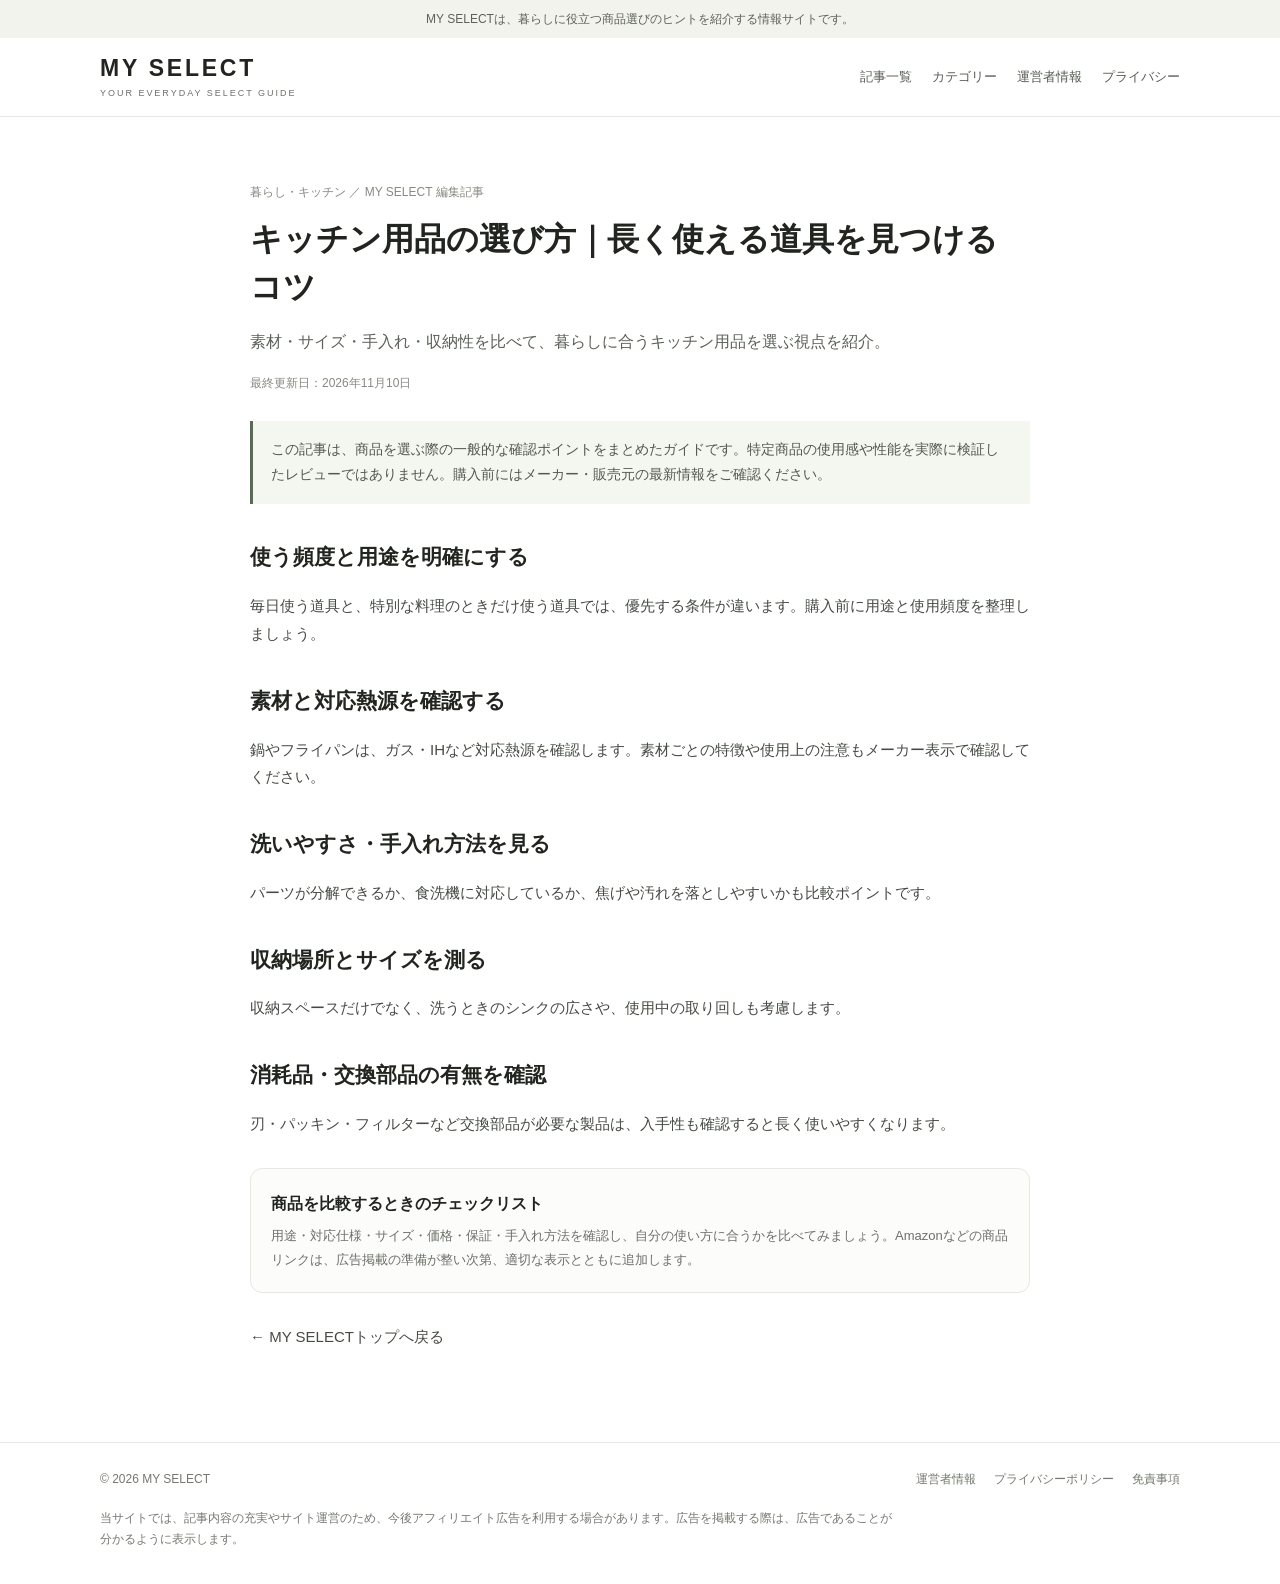
<file: guide-kitchen.html>
<!doctype html><html lang="ja"><head><meta charset="utf-8"><meta name="viewport" content="width=device-width, initial-scale=1"><meta name="description" content="素材・サイズ・手入れ・収納性を比べて、暮らしに合うキッチン用品を選ぶ視点を紹介。"><title>キッチン用品の選び方｜長く使える道具を見つけるコツ｜MY SELECT</title><link rel="stylesheet" href="style.css"></head><body><div class="topnote">MY SELECTは、暮らしに役立つ商品選びのヒントを紹介する情報サイトです。</div><header><div class="container head"><a class="brand" href="index.html">MY SELECT<small>YOUR EVERYDAY SELECT GUIDE</small></a><nav><a href="index.html#articles">記事一覧</a><a href="index.html#categories">カテゴリー</a><a href="about.html">運営者情報</a><a href="privacy.html">プライバシー</a></nav></div></header><main class="container"><article class="page"><p class="meta">暮らし・キッチン ／ MY SELECT 編集記事</p><h1>キッチン用品の選び方｜長く使える道具を見つけるコツ</h1><p class="lead">素材・サイズ・手入れ・収納性を比べて、暮らしに合うキッチン用品を選ぶ視点を紹介。</p><p class="meta">最終更新日：2026年11月10日</p><div class="tip">この記事は、商品を選ぶ際の一般的な確認ポイントをまとめたガイドです。特定商品の使用感や性能を実際に検証したレビューではありません。購入前にはメーカー・販売元の最新情報をご確認ください。</div><h2>使う頻度と用途を明確にする</h2><p>毎日使う道具と、特別な料理のときだけ使う道具では、優先する条件が違います。購入前に用途と使用頻度を整理しましょう。</p><h2>素材と対応熱源を確認する</h2><p>鍋やフライパンは、ガス・IHなど対応熱源を確認します。素材ごとの特徴や使用上の注意もメーカー表示で確認してください。</p><h2>洗いやすさ・手入れ方法を見る</h2><p>パーツが分解できるか、食洗機に対応しているか、焦げや汚れを落としやすいかも比較ポイントです。</p><h2>収納場所とサイズを測る</h2><p>収納スペースだけでなく、洗うときのシンクの広さや、使用中の取り回しも考慮します。</p><h2>消耗品・交換部品の有無を確認</h2><p>刃・パッキン・フィルターなど交換部品が必要な製品は、入手性も確認すると長く使いやすくなります。</p><div class="article-cta"><strong>商品を比較するときのチェックリスト</strong><p>用途・対応仕様・サイズ・価格・保証・手入れ方法を確認し、自分の使い方に合うかを比べてみましょう。Amazonなどの商品リンクは、広告掲載の準備が整い次第、適切な表示とともに追加します。</p></div><p><a href="index.html">← MY SELECTトップへ戻る</a></p></article></main><footer><div class="container"><div class="foot"><div>© 2026 MY SELECT</div><div class="foot-links"><a href="about.html">運営者情報</a><a href="privacy.html">プライバシーポリシー</a><a href="disclaimer.html">免責事項</a></div></div><div class="disclosure">当サイトでは、記事内容の充実やサイト運営のため、今後アフィリエイト広告を利用する場合があります。広告を掲載する際は、広告であることが分かるように表示します。</div></div></footer></body></html>
</file>
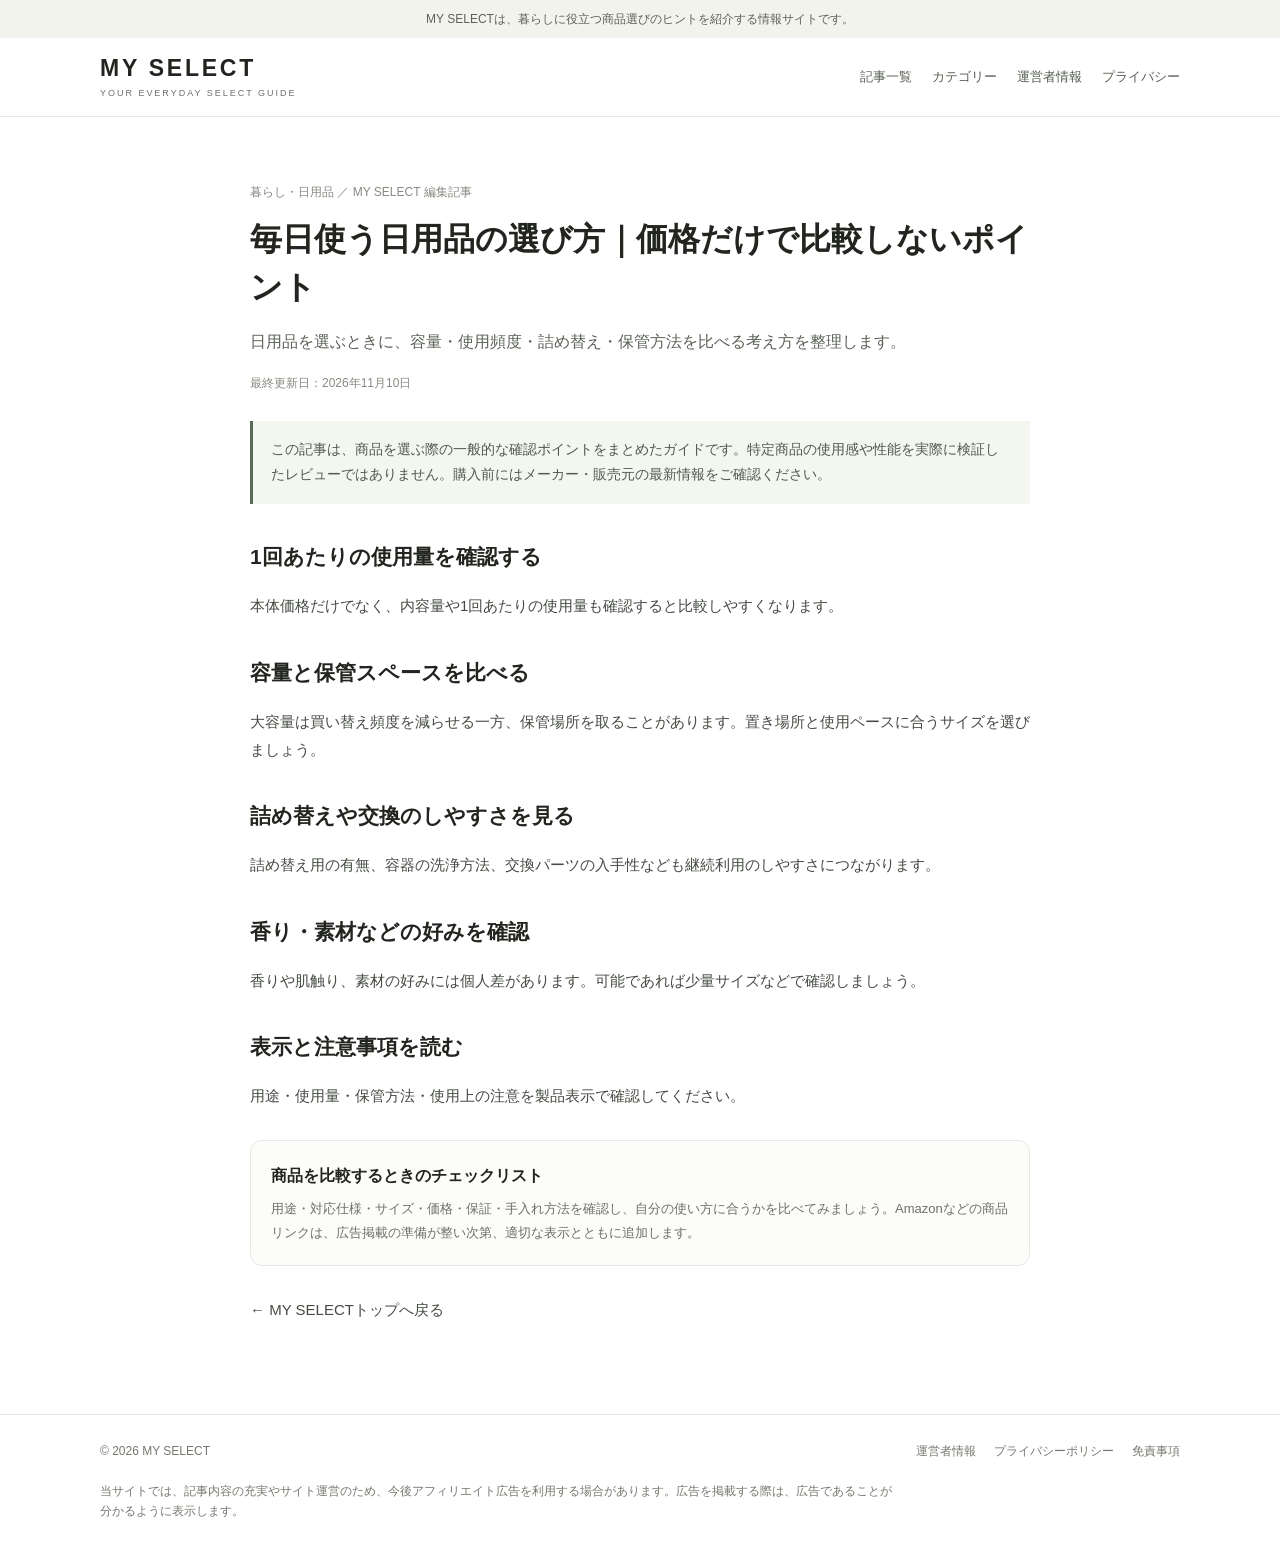
<file: guide-laundry.html>
<!doctype html><html lang="ja"><head><meta charset="utf-8"><meta name="viewport" content="width=device-width, initial-scale=1"><meta name="description" content="日用品を選ぶときに、容量・使用頻度・詰め替え・保管方法を比べる考え方を整理します。"><title>毎日使う日用品の選び方｜価格だけで比較しないポイント｜MY SELECT</title><link rel="stylesheet" href="style.css"></head><body><div class="topnote">MY SELECTは、暮らしに役立つ商品選びのヒントを紹介する情報サイトです。</div><header><div class="container head"><a class="brand" href="index.html">MY SELECT<small>YOUR EVERYDAY SELECT GUIDE</small></a><nav><a href="index.html#articles">記事一覧</a><a href="index.html#categories">カテゴリー</a><a href="about.html">運営者情報</a><a href="privacy.html">プライバシー</a></nav></div></header><main class="container"><article class="page"><p class="meta">暮らし・日用品 ／ MY SELECT 編集記事</p><h1>毎日使う日用品の選び方｜価格だけで比較しないポイント</h1><p class="lead">日用品を選ぶときに、容量・使用頻度・詰め替え・保管方法を比べる考え方を整理します。</p><p class="meta">最終更新日：2026年11月10日</p><div class="tip">この記事は、商品を選ぶ際の一般的な確認ポイントをまとめたガイドです。特定商品の使用感や性能を実際に検証したレビューではありません。購入前にはメーカー・販売元の最新情報をご確認ください。</div><h2>1回あたりの使用量を確認する</h2><p>本体価格だけでなく、内容量や1回あたりの使用量も確認すると比較しやすくなります。</p><h2>容量と保管スペースを比べる</h2><p>大容量は買い替え頻度を減らせる一方、保管場所を取ることがあります。置き場所と使用ペースに合うサイズを選びましょう。</p><h2>詰め替えや交換のしやすさを見る</h2><p>詰め替え用の有無、容器の洗浄方法、交換パーツの入手性なども継続利用のしやすさにつながります。</p><h2>香り・素材などの好みを確認</h2><p>香りや肌触り、素材の好みには個人差があります。可能であれば少量サイズなどで確認しましょう。</p><h2>表示と注意事項を読む</h2><p>用途・使用量・保管方法・使用上の注意を製品表示で確認してください。</p><div class="article-cta"><strong>商品を比較するときのチェックリスト</strong><p>用途・対応仕様・サイズ・価格・保証・手入れ方法を確認し、自分の使い方に合うかを比べてみましょう。Amazonなどの商品リンクは、広告掲載の準備が整い次第、適切な表示とともに追加します。</p></div><p><a href="index.html">← MY SELECTトップへ戻る</a></p></article></main><footer><div class="container"><div class="foot"><div>© 2026 MY SELECT</div><div class="foot-links"><a href="about.html">運営者情報</a><a href="privacy.html">プライバシーポリシー</a><a href="disclaimer.html">免責事項</a></div></div><div class="disclosure">当サイトでは、記事内容の充実やサイト運営のため、今後アフィリエイト広告を利用する場合があります。広告を掲載する際は、広告であることが分かるように表示します。</div></div></footer></body></html>
</file>
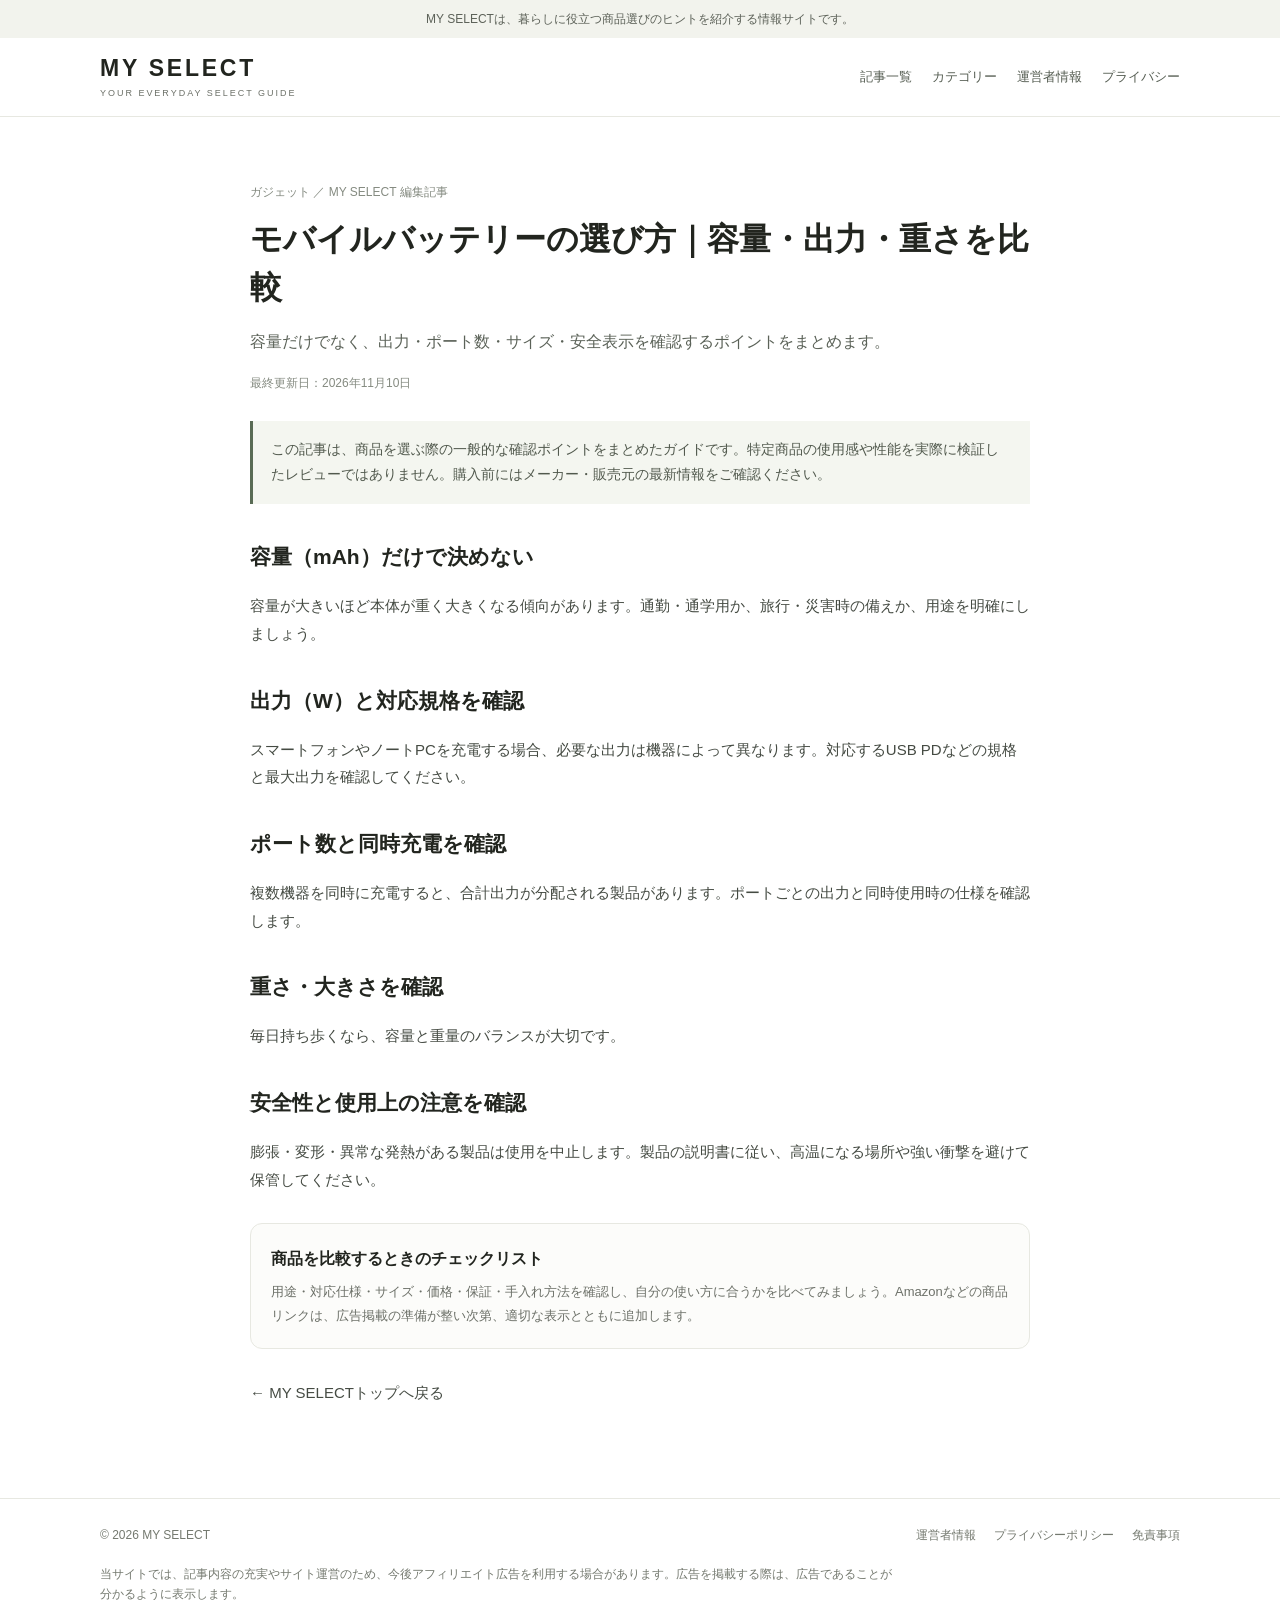
<file: guide-powerbank.html>
<!doctype html><html lang="ja"><head><meta charset="utf-8"><meta name="viewport" content="width=device-width, initial-scale=1"><meta name="description" content="容量だけでなく、出力・ポート数・サイズ・安全表示を確認するポイントをまとめます。"><title>モバイルバッテリーの選び方｜容量・出力・重さを比較｜MY SELECT</title><link rel="stylesheet" href="style.css"></head><body><div class="topnote">MY SELECTは、暮らしに役立つ商品選びのヒントを紹介する情報サイトです。</div><header><div class="container head"><a class="brand" href="index.html">MY SELECT<small>YOUR EVERYDAY SELECT GUIDE</small></a><nav><a href="index.html#articles">記事一覧</a><a href="index.html#categories">カテゴリー</a><a href="about.html">運営者情報</a><a href="privacy.html">プライバシー</a></nav></div></header><main class="container"><article class="page"><p class="meta">ガジェット ／ MY SELECT 編集記事</p><h1>モバイルバッテリーの選び方｜容量・出力・重さを比較</h1><p class="lead">容量だけでなく、出力・ポート数・サイズ・安全表示を確認するポイントをまとめます。</p><p class="meta">最終更新日：2026年11月10日</p><div class="tip">この記事は、商品を選ぶ際の一般的な確認ポイントをまとめたガイドです。特定商品の使用感や性能を実際に検証したレビューではありません。購入前にはメーカー・販売元の最新情報をご確認ください。</div><h2>容量（mAh）だけで決めない</h2><p>容量が大きいほど本体が重く大きくなる傾向があります。通勤・通学用か、旅行・災害時の備えか、用途を明確にしましょう。</p><h2>出力（W）と対応規格を確認</h2><p>スマートフォンやノートPCを充電する場合、必要な出力は機器によって異なります。対応するUSB PDなどの規格と最大出力を確認してください。</p><h2>ポート数と同時充電を確認</h2><p>複数機器を同時に充電すると、合計出力が分配される製品があります。ポートごとの出力と同時使用時の仕様を確認します。</p><h2>重さ・大きさを確認</h2><p>毎日持ち歩くなら、容量と重量のバランスが大切です。</p><h2>安全性と使用上の注意を確認</h2><p>膨張・変形・異常な発熱がある製品は使用を中止します。製品の説明書に従い、高温になる場所や強い衝撃を避けて保管してください。</p><div class="article-cta"><strong>商品を比較するときのチェックリスト</strong><p>用途・対応仕様・サイズ・価格・保証・手入れ方法を確認し、自分の使い方に合うかを比べてみましょう。Amazonなどの商品リンクは、広告掲載の準備が整い次第、適切な表示とともに追加します。</p></div><p><a href="index.html">← MY SELECTトップへ戻る</a></p></article></main><footer><div class="container"><div class="foot"><div>© 2026 MY SELECT</div><div class="foot-links"><a href="about.html">運営者情報</a><a href="privacy.html">プライバシーポリシー</a><a href="disclaimer.html">免責事項</a></div></div><div class="disclosure">当サイトでは、記事内容の充実やサイト運営のため、今後アフィリエイト広告を利用する場合があります。広告を掲載する際は、広告であることが分かるように表示します。</div></div></footer></body></html>
</file>
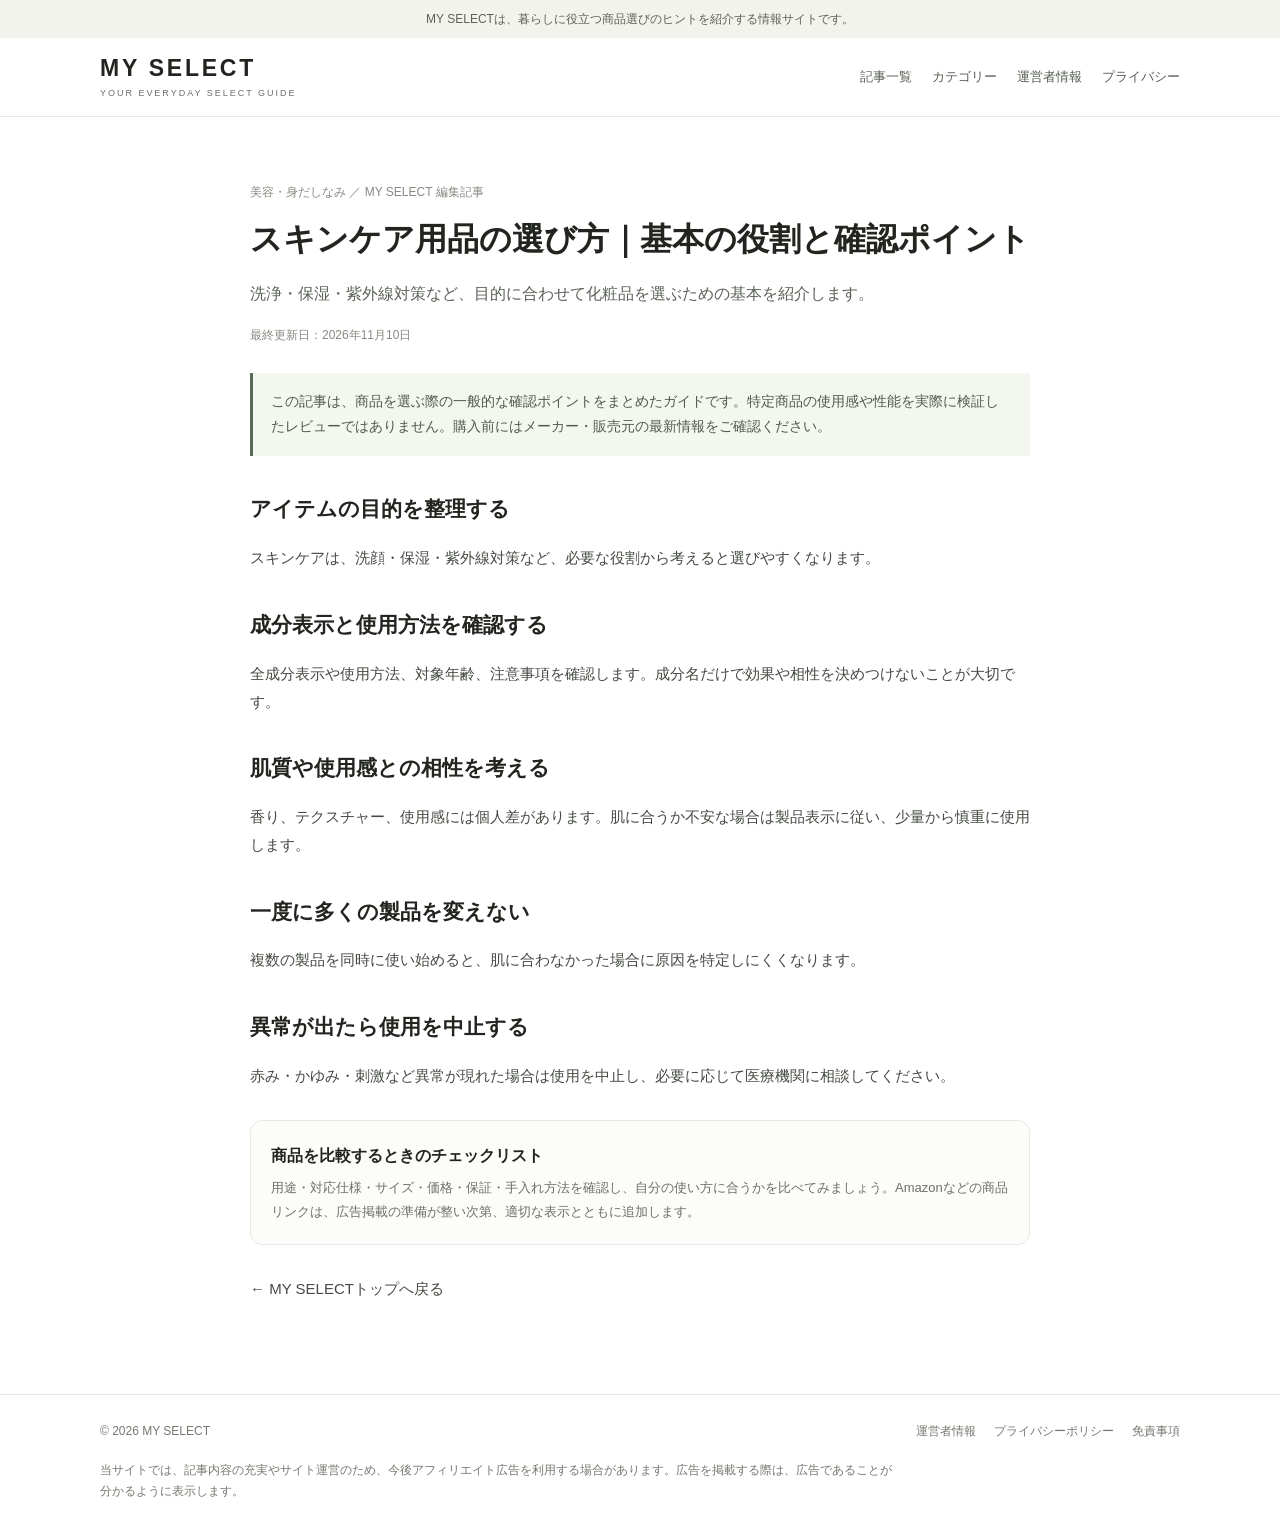
<file: guide-skincare.html>
<!doctype html><html lang="ja"><head><meta charset="utf-8"><meta name="viewport" content="width=device-width, initial-scale=1"><meta name="description" content="洗浄・保湿・紫外線対策など、目的に合わせて化粧品を選ぶための基本を紹介します。"><title>スキンケア用品の選び方｜基本の役割と確認ポイント｜MY SELECT</title><link rel="stylesheet" href="style.css"></head><body><div class="topnote">MY SELECTは、暮らしに役立つ商品選びのヒントを紹介する情報サイトです。</div><header><div class="container head"><a class="brand" href="index.html">MY SELECT<small>YOUR EVERYDAY SELECT GUIDE</small></a><nav><a href="index.html#articles">記事一覧</a><a href="index.html#categories">カテゴリー</a><a href="about.html">運営者情報</a><a href="privacy.html">プライバシー</a></nav></div></header><main class="container"><article class="page"><p class="meta">美容・身だしなみ ／ MY SELECT 編集記事</p><h1>スキンケア用品の選び方｜基本の役割と確認ポイント</h1><p class="lead">洗浄・保湿・紫外線対策など、目的に合わせて化粧品を選ぶための基本を紹介します。</p><p class="meta">最終更新日：2026年11月10日</p><div class="tip">この記事は、商品を選ぶ際の一般的な確認ポイントをまとめたガイドです。特定商品の使用感や性能を実際に検証したレビューではありません。購入前にはメーカー・販売元の最新情報をご確認ください。</div><h2>アイテムの目的を整理する</h2><p>スキンケアは、洗顔・保湿・紫外線対策など、必要な役割から考えると選びやすくなります。</p><h2>成分表示と使用方法を確認する</h2><p>全成分表示や使用方法、対象年齢、注意事項を確認します。成分名だけで効果や相性を決めつけないことが大切です。</p><h2>肌質や使用感との相性を考える</h2><p>香り、テクスチャー、使用感には個人差があります。肌に合うか不安な場合は製品表示に従い、少量から慎重に使用します。</p><h2>一度に多くの製品を変えない</h2><p>複数の製品を同時に使い始めると、肌に合わなかった場合に原因を特定しにくくなります。</p><h2>異常が出たら使用を中止する</h2><p>赤み・かゆみ・刺激など異常が現れた場合は使用を中止し、必要に応じて医療機関に相談してください。</p><div class="article-cta"><strong>商品を比較するときのチェックリスト</strong><p>用途・対応仕様・サイズ・価格・保証・手入れ方法を確認し、自分の使い方に合うかを比べてみましょう。Amazonなどの商品リンクは、広告掲載の準備が整い次第、適切な表示とともに追加します。</p></div><p><a href="index.html">← MY SELECTトップへ戻る</a></p></article></main><footer><div class="container"><div class="foot"><div>© 2026 MY SELECT</div><div class="foot-links"><a href="about.html">運営者情報</a><a href="privacy.html">プライバシーポリシー</a><a href="disclaimer.html">免責事項</a></div></div><div class="disclosure">当サイトでは、記事内容の充実やサイト運営のため、今後アフィリエイト広告を利用する場合があります。広告を掲載する際は、広告であることが分かるように表示します。</div></div></footer></body></html>
</file>
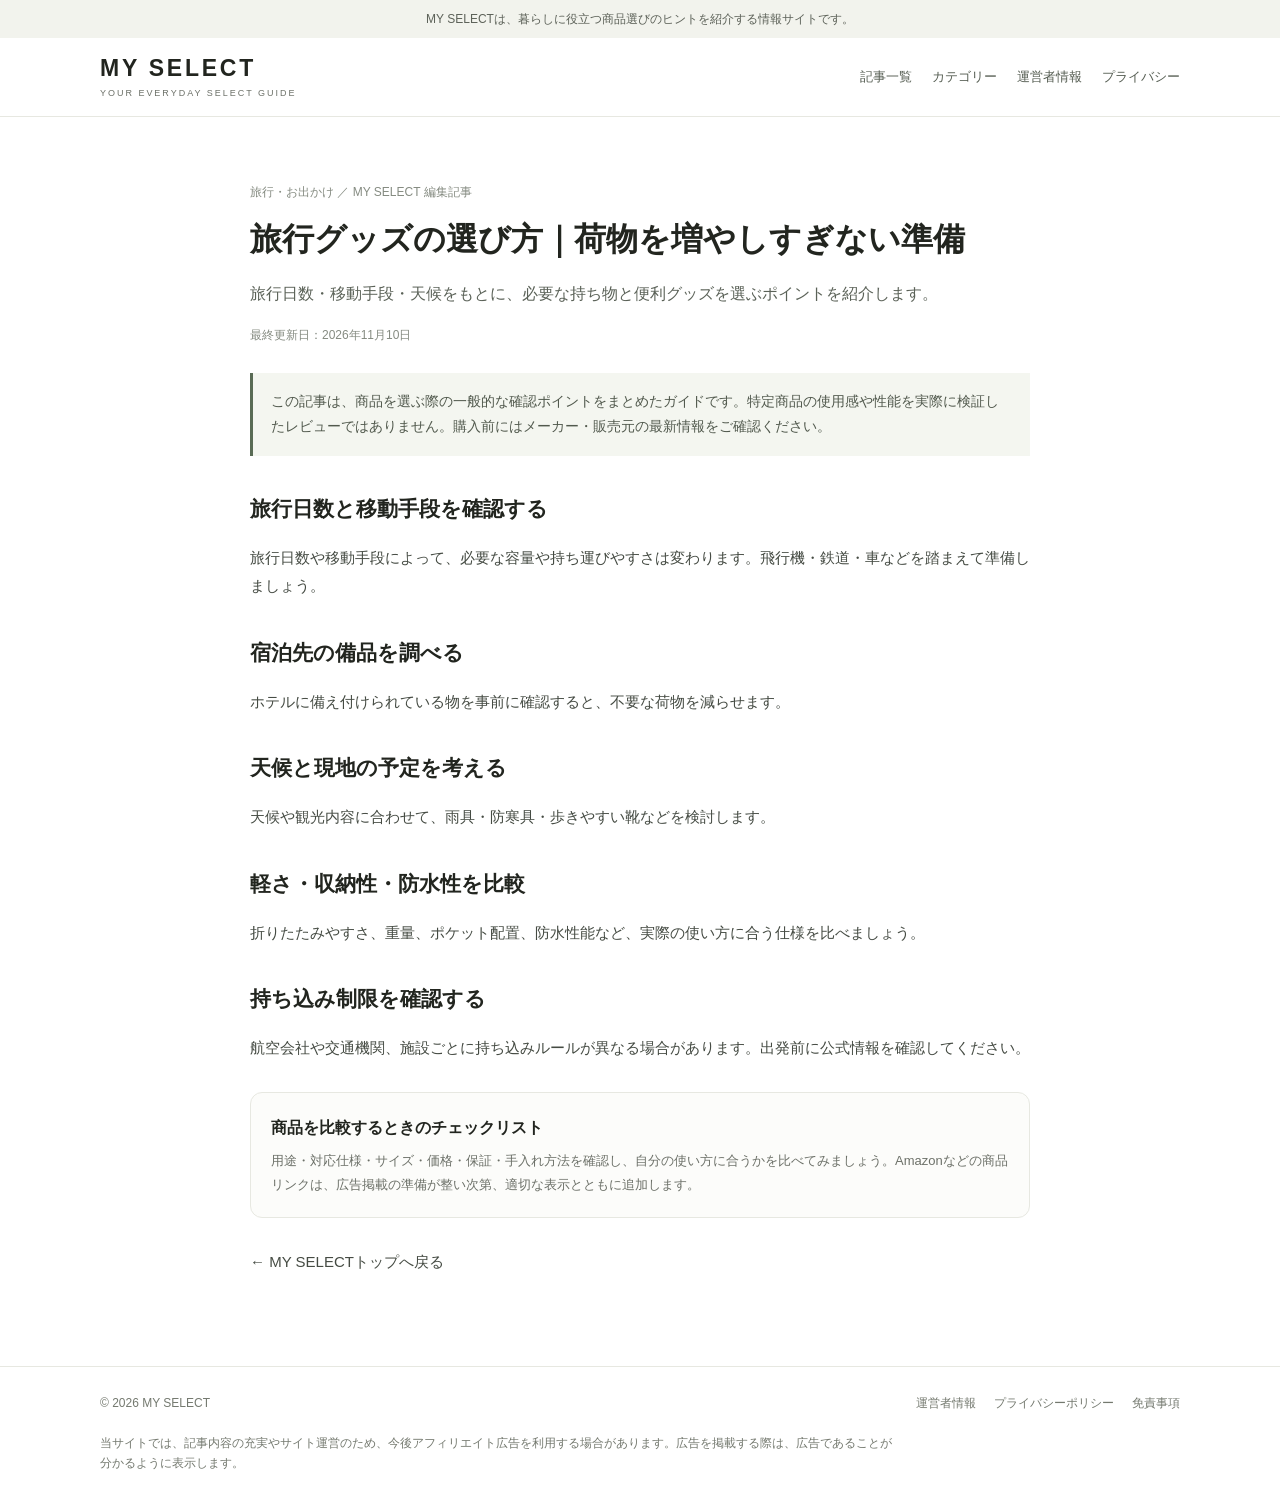
<file: guide-travel.html>
<!doctype html><html lang="ja"><head><meta charset="utf-8"><meta name="viewport" content="width=device-width, initial-scale=1"><meta name="description" content="旅行日数・移動手段・天候をもとに、必要な持ち物と便利グッズを選ぶポイントを紹介します。"><title>旅行グッズの選び方｜荷物を増やしすぎない準備｜MY SELECT</title><link rel="stylesheet" href="style.css"></head><body><div class="topnote">MY SELECTは、暮らしに役立つ商品選びのヒントを紹介する情報サイトです。</div><header><div class="container head"><a class="brand" href="index.html">MY SELECT<small>YOUR EVERYDAY SELECT GUIDE</small></a><nav><a href="index.html#articles">記事一覧</a><a href="index.html#categories">カテゴリー</a><a href="about.html">運営者情報</a><a href="privacy.html">プライバシー</a></nav></div></header><main class="container"><article class="page"><p class="meta">旅行・お出かけ ／ MY SELECT 編集記事</p><h1>旅行グッズの選び方｜荷物を増やしすぎない準備</h1><p class="lead">旅行日数・移動手段・天候をもとに、必要な持ち物と便利グッズを選ぶポイントを紹介します。</p><p class="meta">最終更新日：2026年11月10日</p><div class="tip">この記事は、商品を選ぶ際の一般的な確認ポイントをまとめたガイドです。特定商品の使用感や性能を実際に検証したレビューではありません。購入前にはメーカー・販売元の最新情報をご確認ください。</div><h2>旅行日数と移動手段を確認する</h2><p>旅行日数や移動手段によって、必要な容量や持ち運びやすさは変わります。飛行機・鉄道・車などを踏まえて準備しましょう。</p><h2>宿泊先の備品を調べる</h2><p>ホテルに備え付けられている物を事前に確認すると、不要な荷物を減らせます。</p><h2>天候と現地の予定を考える</h2><p>天候や観光内容に合わせて、雨具・防寒具・歩きやすい靴などを検討します。</p><h2>軽さ・収納性・防水性を比較</h2><p>折りたたみやすさ、重量、ポケット配置、防水性能など、実際の使い方に合う仕様を比べましょう。</p><h2>持ち込み制限を確認する</h2><p>航空会社や交通機関、施設ごとに持ち込みルールが異なる場合があります。出発前に公式情報を確認してください。</p><div class="article-cta"><strong>商品を比較するときのチェックリスト</strong><p>用途・対応仕様・サイズ・価格・保証・手入れ方法を確認し、自分の使い方に合うかを比べてみましょう。Amazonなどの商品リンクは、広告掲載の準備が整い次第、適切な表示とともに追加します。</p></div><p><a href="index.html">← MY SELECTトップへ戻る</a></p></article></main><footer><div class="container"><div class="foot"><div>© 2026 MY SELECT</div><div class="foot-links"><a href="about.html">運営者情報</a><a href="privacy.html">プライバシーポリシー</a><a href="disclaimer.html">免責事項</a></div></div><div class="disclosure">当サイトでは、記事内容の充実やサイト運営のため、今後アフィリエイト広告を利用する場合があります。広告を掲載する際は、広告であることが分かるように表示します。</div></div></footer></body></html>
</file>
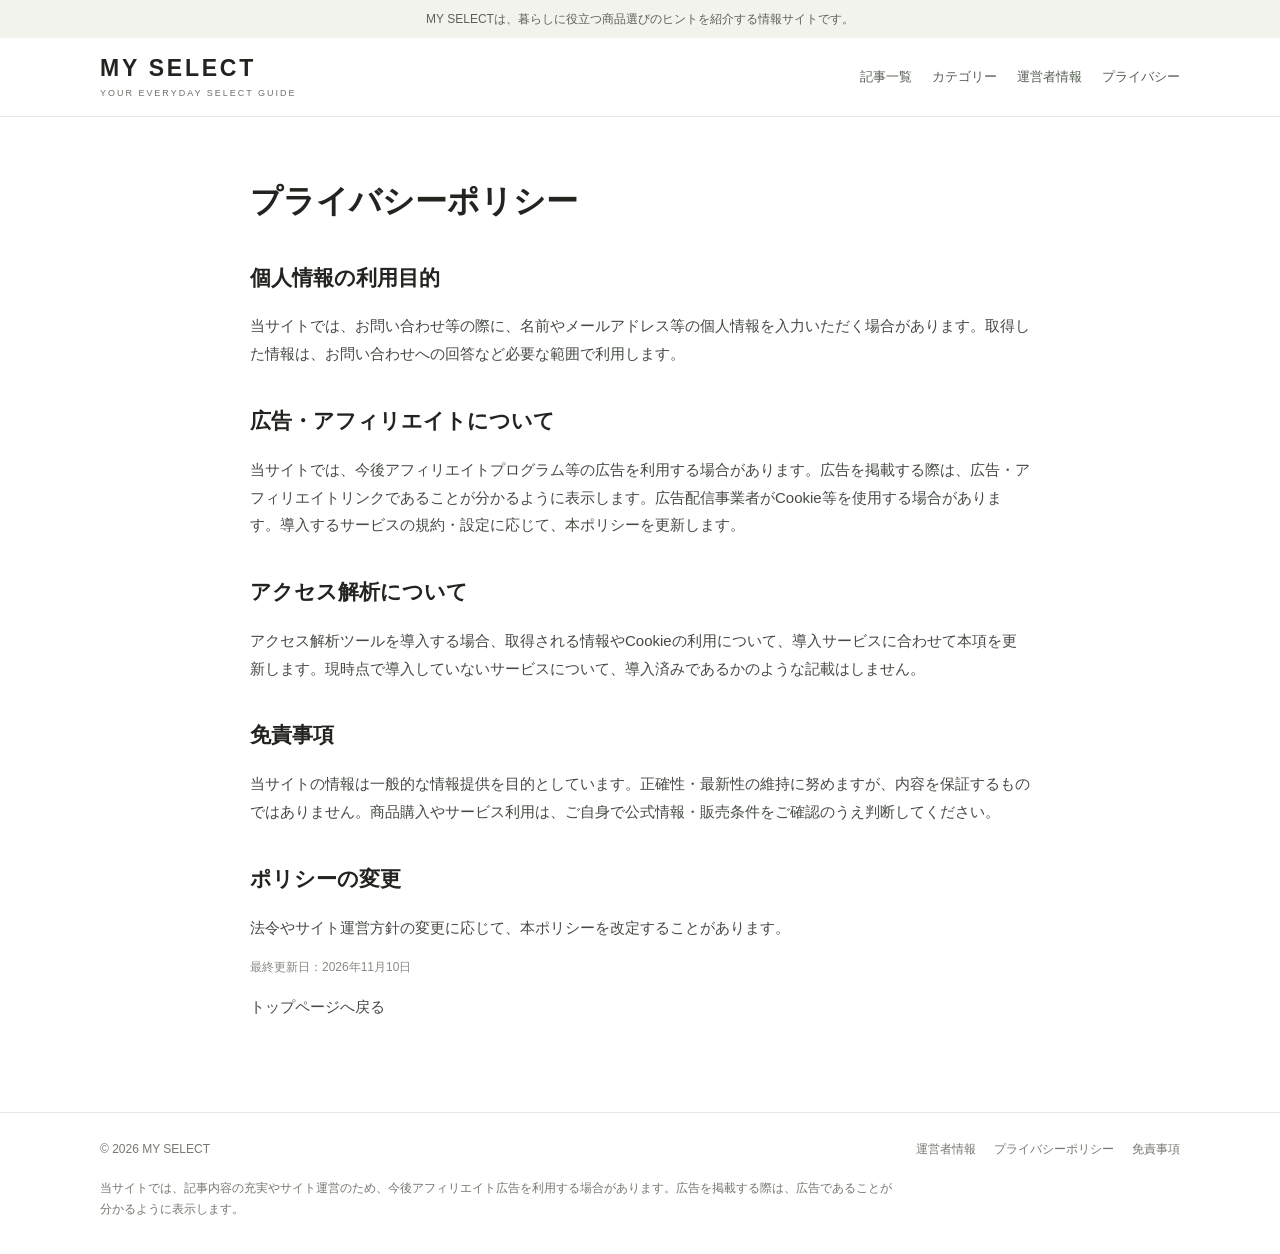
<file: privacy.html>
<!doctype html><html lang="ja"><head><meta charset="utf-8"><meta name="viewport" content="width=device-width, initial-scale=1"><title>プライバシーポリシー｜MY SELECT</title><link rel="stylesheet" href="style.css"></head><body><div class="topnote">MY SELECTは、暮らしに役立つ商品選びのヒントを紹介する情報サイトです。</div><header><div class="container head"><a class="brand" href="index.html">MY SELECT<small>YOUR EVERYDAY SELECT GUIDE</small></a><nav><a href="index.html#articles">記事一覧</a><a href="index.html#categories">カテゴリー</a><a href="about.html">運営者情報</a><a href="privacy.html">プライバシー</a></nav></div></header><main class="container"><article class="page"><h1>プライバシーポリシー</h1><h2>個人情報の利用目的</h2><p>当サイトでは、お問い合わせ等の際に、名前やメールアドレス等の個人情報を入力いただく場合があります。取得した情報は、お問い合わせへの回答など必要な範囲で利用します。</p><h2>広告・アフィリエイトについて</h2><p>当サイトでは、今後アフィリエイトプログラム等の広告を利用する場合があります。広告を掲載する際は、広告・アフィリエイトリンクであることが分かるように表示します。広告配信事業者がCookie等を使用する場合があります。導入するサービスの規約・設定に応じて、本ポリシーを更新します。</p><h2>アクセス解析について</h2><p>アクセス解析ツールを導入する場合、取得される情報やCookieの利用について、導入サービスに合わせて本項を更新します。現時点で導入していないサービスについて、導入済みであるかのような記載はしません。</p><h2>免責事項</h2><p>当サイトの情報は一般的な情報提供を目的としています。正確性・最新性の維持に努めますが、内容を保証するものではありません。商品購入やサービス利用は、ご自身で公式情報・販売条件をご確認のうえ判断してください。</p><h2>ポリシーの変更</h2><p>法令やサイト運営方針の変更に応じて、本ポリシーを改定することがあります。</p><p class="meta">最終更新日：2026年11月10日</p><p><a href="index.html">トップページへ戻る</a></p></article></main><footer><div class="container"><div class="foot"><div>© 2026 MY SELECT</div><div class="foot-links"><a href="about.html">運営者情報</a><a href="privacy.html">プライバシーポリシー</a><a href="disclaimer.html">免責事項</a></div></div><div class="disclosure">当サイトでは、記事内容の充実やサイト運営のため、今後アフィリエイト広告を利用する場合があります。広告を掲載する際は、広告であることが分かるように表示します。</div></div></footer></body></html>
</file>
<file: style.css>
:root{--ink:#22251f;--muted:#6c7068;--line:#e7e8e1;--paper:#fff;--soft:#f5f6f1;--accent:#596b55;--accent2:#dfe8d8}
*{box-sizing:border-box}html{scroll-behavior:smooth}body{margin:0;background:var(--paper);color:var(--ink);font-family:-apple-system,BlinkMacSystemFont,"Hiragino Kaku Gothic ProN","Yu Gothic",Meiryo,sans-serif;line-height:1.85}
a{color:inherit;text-decoration:none}a:hover{opacity:.72}.container{width:min(1080px,calc(100% - 40px));margin:auto}
.topnote{background:#f2f3ed;color:#5d6259;text-align:center;padding:8px 14px;font-size:12px}
header{border-bottom:1px solid var(--line);background:#fff;position:sticky;top:0;z-index:5}.head{display:flex;align-items:center;justify-content:space-between;gap:20px;padding:17px 0}.brand{font-weight:800;letter-spacing:.12em;font-size:23px;line-height:1.2}.brand small{display:block;font-size:9px;letter-spacing:.22em;color:var(--muted);font-weight:500;margin-top:5px}
nav{display:flex;gap:20px;flex-wrap:wrap;font-size:13px;color:#555d52}
.hero{background:linear-gradient(120deg,#f2f4ed,#faf9f5);padding:78px 0 70px}.hero-inner{max-width:1080px}.kicker,.category{font-size:11px;letter-spacing:.16em;color:var(--accent);font-weight:700}.hero h1{font-size:clamp(34px,5vw,58px);line-height:1.35;letter-spacing:.03em;margin:18px 0}.hero p{max-width:670px;color:#555d52;font-size:16px}.hero-note{font-size:12px;color:#777;margin-top:20px}
main{padding:52px 0 76px}.section-title{display:flex;justify-content:space-between;align-items:end;gap:20px;margin-bottom:22px}.section-title h2{font-size:26px;margin:0;letter-spacing:.04em}.section-title p{font-size:13px;color:var(--muted);margin:0}
.filters{display:flex;gap:8px;flex-wrap:wrap;margin:20px 0 28px}.filter{border:1px solid #dfe2d8;background:#fff;padding:8px 14px;border-radius:30px;font-size:12px;cursor:pointer;color:#50584c}.filter.active,.filter:hover{background:var(--accent);color:white;border-color:var(--accent)}
.grid{display:grid;grid-template-columns:repeat(3,1fr);gap:18px}.card{border:1px solid var(--line);border-radius:13px;overflow:hidden;background:#fff;transition:transform .2s}.card:hover{transform:translateY(-3px)}.art{height:118px;background:linear-gradient(135deg,#e8ede3,#f5f1e9);display:flex;align-items:center;justify-content:center}.art span{font-family:Georgia,serif;font-size:34px;color:#8b9983;letter-spacing:.08em}.card-content{padding:18px}.card h3{font-size:16px;line-height:1.6;margin:8px 0}.card p{font-size:13px;color:var(--muted);margin:0 0 15px}.read{font-size:13px;font-weight:700;color:var(--accent)}
.callout{margin:48px 0;background:var(--soft);padding:28px 32px;border-radius:12px}.callout h2{font-size:20px;margin:0 0 8px}.callout p{margin:0;color:#5e645a;font-size:14px}
.about{padding:24px 0}.about h2{font-size:21px}.about p{font-size:14px;color:#5e645a}
.page{max-width:780px;margin:0 auto}.page h1{font-size:32px;line-height:1.5;margin:8px 0 12px}.page h2{font-size:21px;margin:34px 0 10px}.page h3{font-size:17px;margin:24px 0 8px}.page p,.page li{font-size:15px;color:#454b43}.page .lead{font-size:16px;color:#5b6258}.page .meta{font-size:12px;color:#858b81}.page ul{padding-left:1.3em}.page li{margin:8px 0}.tip{background:#f4f6f0;border-left:3px solid var(--accent);padding:16px 18px;margin:26px 0;font-size:14px;color:#51594d}
.article-cta{border:1px solid var(--line);border-radius:12px;padding:20px;margin:30px 0;background:#fcfcfa}.article-cta strong{display:block;margin-bottom:6px}.article-cta p{font-size:13px;margin:0;color:var(--muted)}
footer{border-top:1px solid var(--line);padding:25px 0 35px;color:#74796f;font-size:12px}.foot{display:flex;justify-content:space-between;gap:18px;flex-wrap:wrap}.foot-links{display:flex;gap:18px;flex-wrap:wrap}.disclosure{margin-top:18px;max-width:800px;line-height:1.7}
@media(max-width:760px){.head{align-items:flex-start;flex-direction:column}.head nav{gap:12px}.hero{padding:55px 0}.grid{grid-template-columns:1fr 1fr}.section-title{display:block}.section-title p{margin-top:5px}.page h1{font-size:27px}}
@media(max-width:480px){.container{width:calc(100% - 30px)}.grid{grid-template-columns:1fr}.card{display:grid;grid-template-columns:90px 1fr}.art{height:100%;min-height:145px}.card-content{padding:14px}.hero h1{font-size:34px}}
</file>
